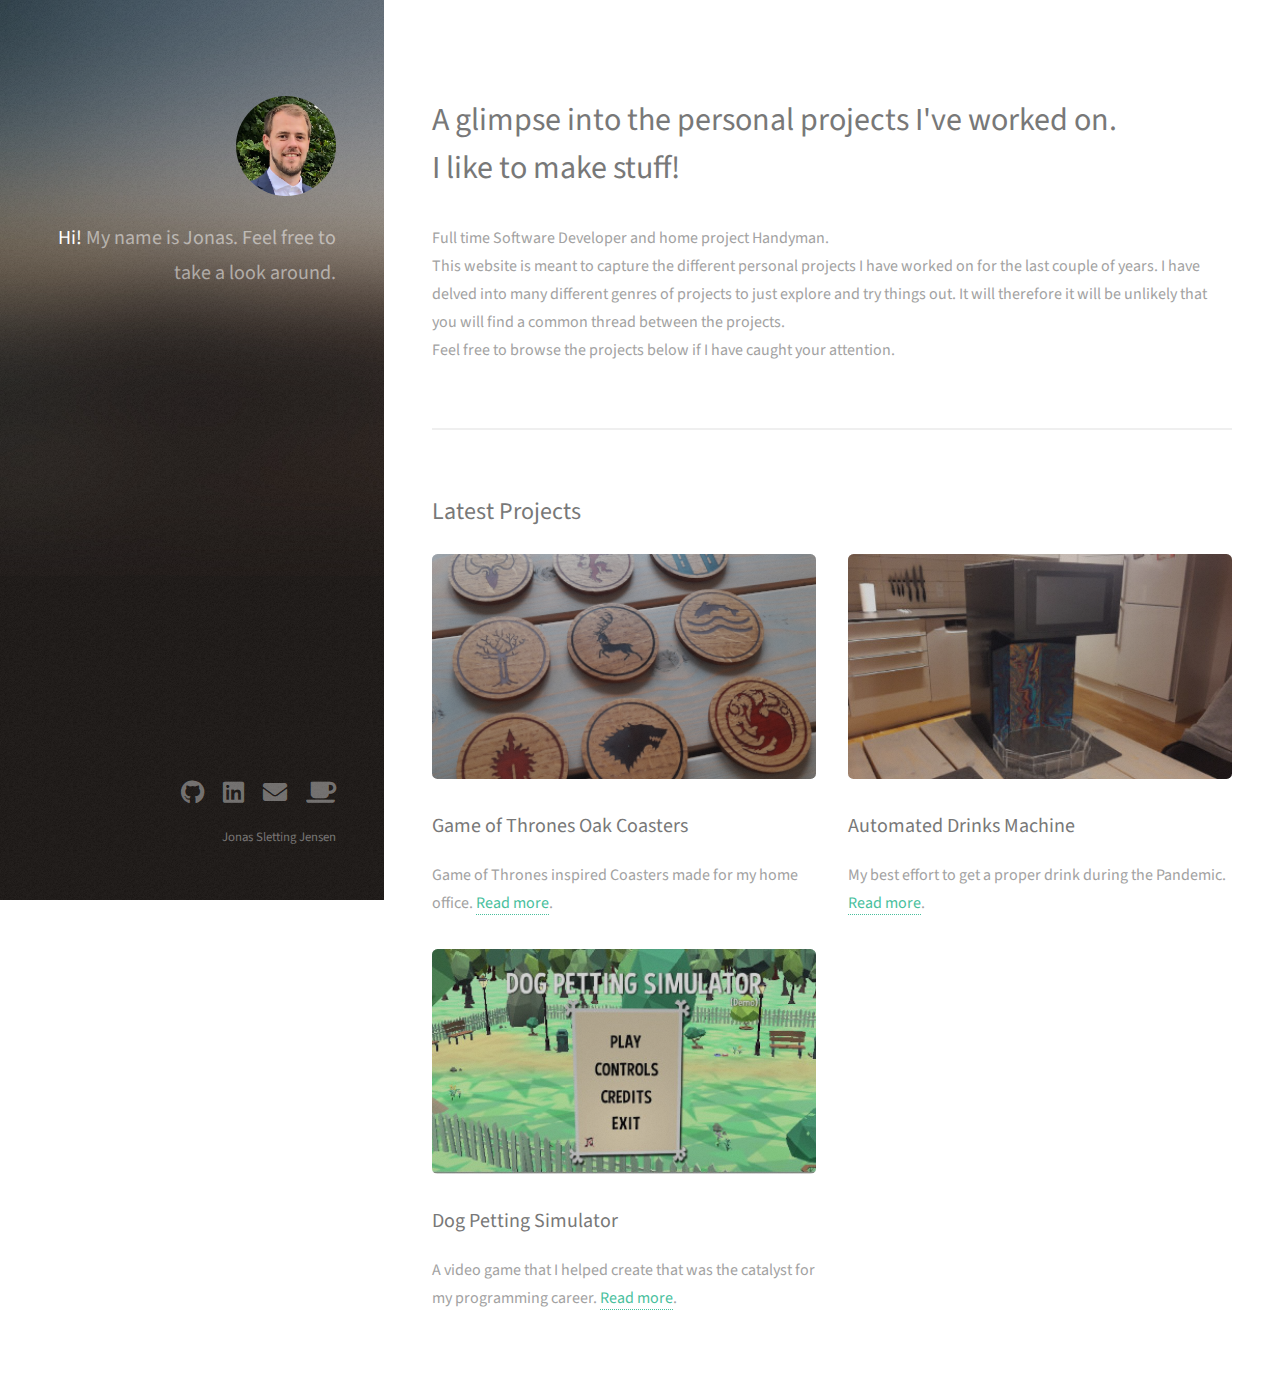
<file: index.html>
<!DOCTYPE html>
<html>
  <head>
    <title></title>
    <meta charset="utf-8" />
    <meta
      name="viewport"
      content="width=device-width, initial-scale=1, user-scalable=no"
    />
    <link rel="stylesheet" href="assets/css/main.css" />
  </head>
  <body class="is-preload">
    <!-- Header -->
    <header id="header">
      <div class="inner">
        <a href="#" class="image avatar"
          ><img src="images/avatar.jpg" alt=""
        /></a>
        <h1>
          <strong>Hi!</strong> My name is Jonas.<br />
          Feel free to take a look around.
        </h1>
      </div>
    </header>

    <!-- Main -->
    <div id="main">
      <!-- One -->
      <section id="one">
        <header class="major">
          <h2>
            A glimpse into the personal projects I've worked on.<br />
            I like to make stuff!
          </h2>
        </header>
        <p>
          Full time Software Developer and home project Handyman. <br />
          This website is meant to capture the different personal projects I
          have worked on for the last couple of years. I have delved into many
          different genres of projects to just explore and try things out. It
          will therefore it will be unlikely that you will find a common thread
          between the projects. <br />
          Feel free to browse the projects below if I have caught your
          attention.
        </p>
        <!-- <ul class="actions">
          <li><a href="#" class="button">Learn More</a></li>
        </ul> -->
      </section>

      <!-- Two -->
      <section id="two">
        <h2>Latest Projects</h2>
        <div class="row">
          <article class="col-6 col-12-xsmall">
            <a
              href="articles/got-oak-coasters.html"
              class="image fit thumb navthumb"
              ><img src="images/thumbs/oak_coasters_thumb.png" alt=""
            /></a>
            <h3>Game of Thrones Oak Coasters</h3>
            <p>
              Game of Thrones inspired Coasters made for my home office.
              <a href="articles/got-oak-coasters.html">Read more</a>.
            </p>
          </article>
          <article class="col-6 col-12-xsmall">
            <a
              href="articles/drinks-machine.html"
              class="image fit thumb navthumb"
              ><img src="images/thumbs/drinks-machine.jpg" alt=""
            /></a>
            <h3>Automated Drinks Machine</h3>
            <p>
              My best effort to get a proper drink during the Pandemic.
              <a href="articles/drinks-machine.html">Read more</a>.
            </p>
          </article>
          <article class="col-6 col-12-xsmall">
            <a
              href="articles/dog-petting-simulator.html"
              class="image fit thumb navthumb"
              ><img src="images/thumbs/dps.jpg" alt=""
            /></a>
            <h3>Dog Petting Simulator</h3>
            <p>
              A video game that I helped create that was the catalyst for my
              programming career.
              <a href="articles/dog-petting-simulator.html">Read more</a>.
            </p>
          </article>

          <!-- <article class="col-6 col-12-xsmall work-item">
            <a href="images/fulls/03.jpg" class="image fit thumb"
              ><img src="images/thumbs/03.jpg" alt=""
            /></a>
            <h3>Tortor metus commodo</h3>
            <p>Lorem ipsum dolor sit amet nisl sed nullam feugiat.</p>
          </article>
          <article class="col-6 col-12-xsmall work-item">
            <a href="images/fulls/04.jpg" class="image fit thumb"
              ><img src="images/thumbs/04.jpg" alt=""
            /></a>
            <h3>Quam neque phasellus</h3>
            <p>Lorem ipsum dolor sit amet nisl sed nullam feugiat.</p>
          </article>
          <article class="col-6 col-12-xsmall work-item">
            <a href="images/fulls/05.jpg" class="image fit thumb"
              ><img src="images/thumbs/05.jpg" alt=""
            /></a>
            <h3>Nunc enim commodo aliquet</h3>
            <p>Lorem ipsum dolor sit amet nisl sed nullam feugiat.</p>
          </article>
          <article class="col-6 col-12-xsmall work-item">
            <a href="images/fulls/06.jpg" class="image fit thumb"
              ><img src="images/thumbs/06.jpg" alt=""
            /></a>
            <h3>Risus ornare lacinia</h3>
            <p>Lorem ipsum dolor sit amet nisl sed nullam feugiat.</p>
          </article> -->
        </div>
        <!-- <ul class="actions">
          <li><a href="#" class="button">Full Portfolio</a></li>
        </ul> -->
      </section>

      <!-- Three -->
      <!-- <section id="three">
        <h2>Get In Touch</h2>
        <div class="row">
          <div class="col-8 col-12-small">
            <form method="post" action="#">
              <div class="row gtr-uniform gtr-50">
                <div class="col-6 col-12-xsmall">
                  <input type="text" name="name" id="name" placeholder="Name" />
                </div>
                <div class="col-6 col-12-xsmall">
                  <input
                    type="email"
                    name="email"
                    id="email"
                    placeholder="Email"
                  />
                </div>
                <div class="col-12">
                  <textarea
                    name="message"
                    id="message"
                    placeholder="Message"
                    rows="4"
                  ></textarea>
                </div>
              </div>
            </form>
            <ul class="actions">
              <li><input type="submit" value="Send Message" /></li>
            </ul>
          </div>
        </div>
      </section> -->
    </div>

    <!-- Footer -->
    <footer id="footer">
      <div class="inner">
        <ul class="icons">
          <li>
            <a href="https://github.com/Sletting" class="icon brands fa-github"
              ><span class="label">Github</span></a
            >
          </li>
          <li>
            <a
              href="https://www.linkedin.com/in/jonas-sletting-jensen/"
              class="icon brands fa-linkedin"
              ><span class="label">Linkedin</span></a
            >
          </li>
          <li>
            <a
              href="mailto:jonas-sletting-jensen@hotmail.com"
              class="icon solid fa-envelope"
              ><span class="label">Email</span></a
            >
          </li>
          <li>
            <a
              href="https://www.buymeacoffee.com/sletting"
              class="icon solid fa-coffee"
              ><span class="label">Buy me a Coffee</span></a
            >
          </li>
        </ul>
        <ul class="copyright">
          <li>Jonas Sletting Jensen</li>
        </ul>
      </div>
    </footer>

    <!-- Scripts -->
    <script src="assets/js/jquery.min.js"></script>
    <script src="assets/js/jquery.poptrox.min.js"></script>
    <script src="assets/js/browser.min.js"></script>
    <script src="assets/js/breakpoints.min.js"></script>
    <script src="assets/js/util.js"></script>
    <script src="assets/js/main.js"></script>
  </body>
</html>
</file>
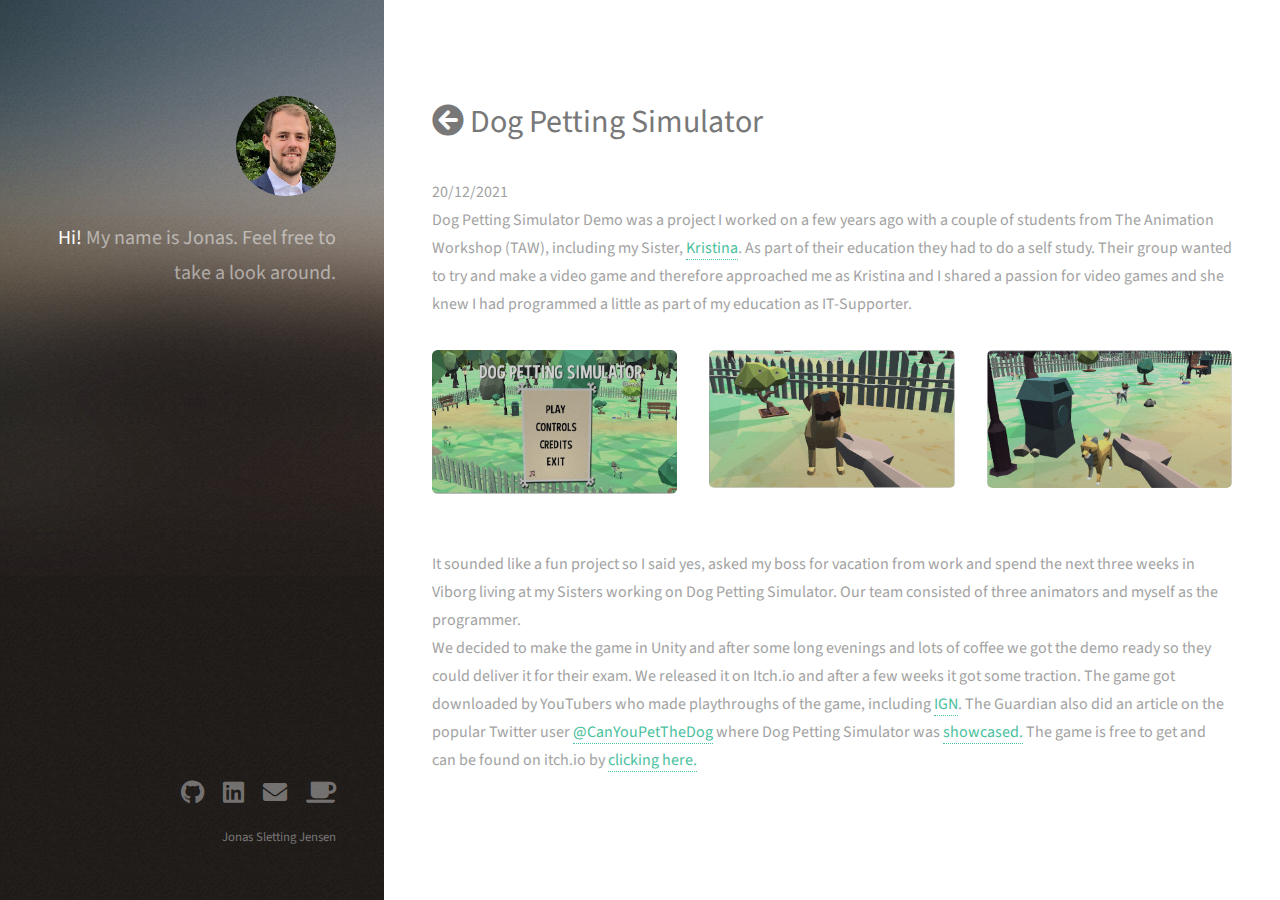
<file: articles/dog-petting-simulator.html>
<!DOCTYPE html>
<html>
  <head>
    <title></title>
    <meta charset="utf-8" />
    <meta
      name="viewport"
      content="width=device-width, initial-scale=1, user-scalable=no"
    />
    <link rel="stylesheet" href="../assets/css/main.css" />
  </head>
  <body class="is-preload">
    <!-- Header -->
    <header id="header">
      <div class="inner">
        <a href="#" class="image avatar"
          ><img src="../images/avatar.jpg" alt=""
        /></a>
        <h1>
          <strong>Hi!</strong> My name is Jonas.<br />
          Feel free to take a look around.
        </h1>
      </div>
    </header>

    <!-- Main -->
    <div id="main">
      <!-- One -->
      <section id="two">
        <header class="major">
          <h2>
            <a href="../index.html" class="icon solid fa-arrow-circle-left"></a>
            Dog Petting Simulator
          </h2>
        </header>
        <p class="date">20/12/2021</p>
        <p>
          Dog Petting Simulator Demo was a project I worked on a few years ago
          with a couple of students from The Animation Workshop (TAW), including
          my Sister,
          <a href="https://www.linkedin.com/in/kristinasletting/">Kristina</a>.
          As part of their education they had to do a self study. Their group
          wanted to try and make a video game and therefore approached me as
          Kristina and I shared a passion for video games and she knew I had
          programmed a little as part of my education as IT-Supporter.
        </p>

        <div class="row">
          <article class="col-4 col-12-xsmall work-item">
            <a href="../images/fulls/dps.jpg" class="image fit thumb"
              ><img src="../images/thumbs/dps.jpg" alt=""
            /></a>
            <h3 style="display: none">The Main Menu</h3>
          </article>
          <article class="col-4 col-12-xsmall work-item">
            <a href="../images/fulls/ben.jpg" class="image fit thumb"
              ><img src="../images/thumbs/ben.jpg" alt="test"
            /></a>
            <h3 style="display: none">Ben</h3>
          </article>
          <article class="col-4 col-12-xsmall work-item">
            <a href="../images/fulls/momoandeddie.jpg" class="image fit thumb"
              ><img src="../images/thumbs/momoandeddie.jpg" alt=""
            /></a>
            <h3 style="display: none">Momo and Eddie</h3>
          </article>
        </div>

        <p>
          It sounded like a fun project so I said yes, asked my boss for
          vacation from work and spend the next three weeks in Viborg living at
          my Sisters working on Dog Petting Simulator. Our team consisted of
          three animators and myself as the programmer. <br />
          We decided to make the game in Unity and after some long evenings and
          lots of coffee we got the demo ready so they could deliver it for
          their exam. We released it on Itch.io and after a few weeks it got
          some traction. The game got downloaded by YouTubers who made
          playthroughs of the game, including
          <a href="https://www.youtube.com/watch?v=giK9M1R_MbY">IGN</a>. The
          Guardian also did an article on the popular Twitter user
          <a href="https://twitter.com/CanYouPetTheDog">@CanYouPetTheDog</a>
          where Dog Petting Simulator was
          <a
            href="https://www.theguardian.com/games/2019/jul/03/can-you-pet-the-dog-the-purity-of-petting-pixelated-puppies"
            >showcased.</a
          >
          The game is free to get and can be found on itch.io by
          <a href="https://studiocacti.itch.io/dog-petting-simulator-demo"
            >clicking here.</a
          >
        </p>
      </section>
    </div>

    <!-- Footer -->
    <footer id="footer">
      <div class="inner">
        <ul class="icons">
          <li>
            <a href="https://github.com/Sletting" class="icon brands fa-github"
              ><span class="label">Github</span></a
            >
          </li>
          <li>
            <a
              href="https://www.linkedin.com/in/jonas-sletting-jensen/"
              class="icon brands fa-linkedin"
              ><span class="label">Linkedin</span></a
            >
          </li>
          <li>
            <a
              href="mailto:jonas-sletting-jensen@hotmail.com"
              class="icon solid fa-envelope"
              ><span class="label">Email</span></a
            >
          </li>
          <li>
            <a
              href="https://www.buymeacoffee.com/sletting"
              class="icon solid fa-coffee"
              ><span class="label">Buy me a Coffee</span></a
            >
          </li>
        </ul>
        <ul class="copyright">
          <li>Jonas Sletting Jensen</li>
        </ul>
      </div>
    </footer>

    <!-- Scripts -->
    <script src="../assets/js/jquery.min.js"></script>
    <script src="../assets/js/jquery.poptrox.min.js"></script>
    <script src="../assets/js/browser.min.js"></script>
    <script src="../assets/js/breakpoints.min.js"></script>
    <script src="../assets/js/util.js"></script>
    <script src="../assets/js/main.js"></script>
  </body>
</html>
</file>
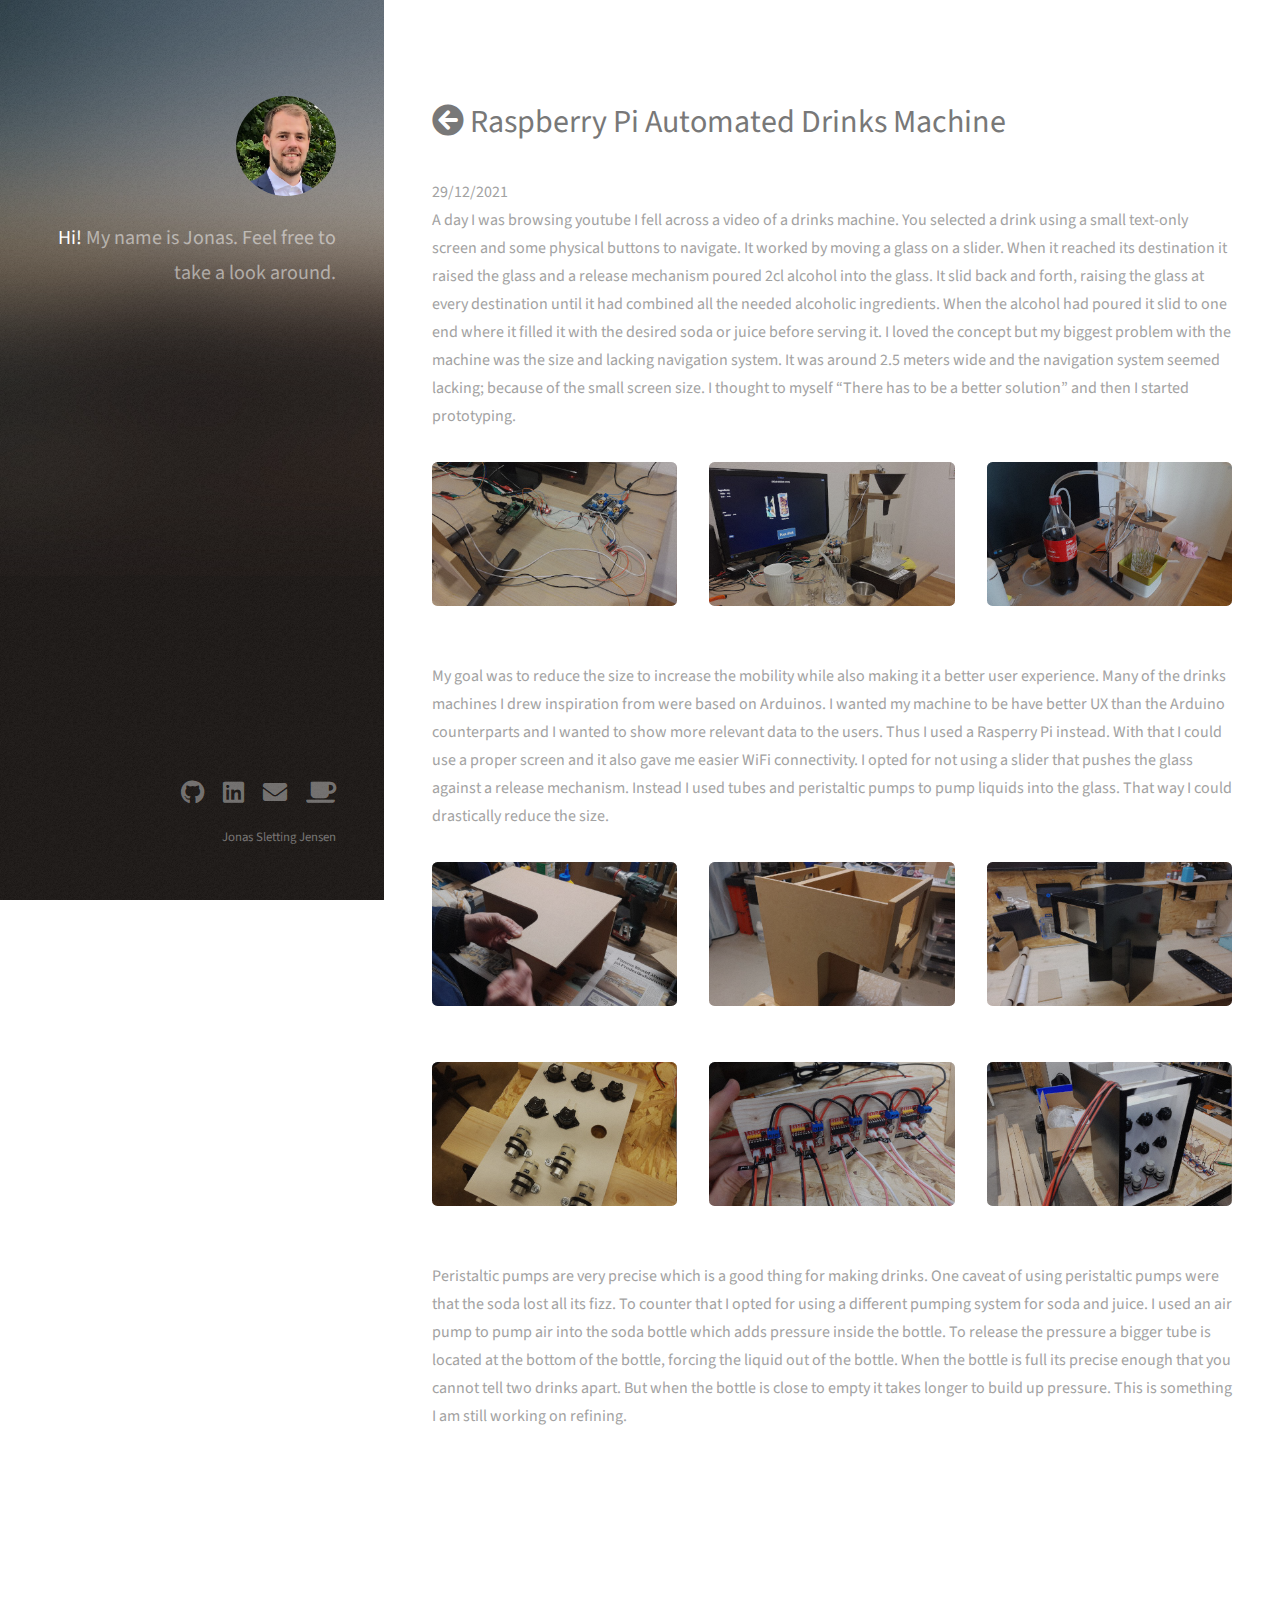
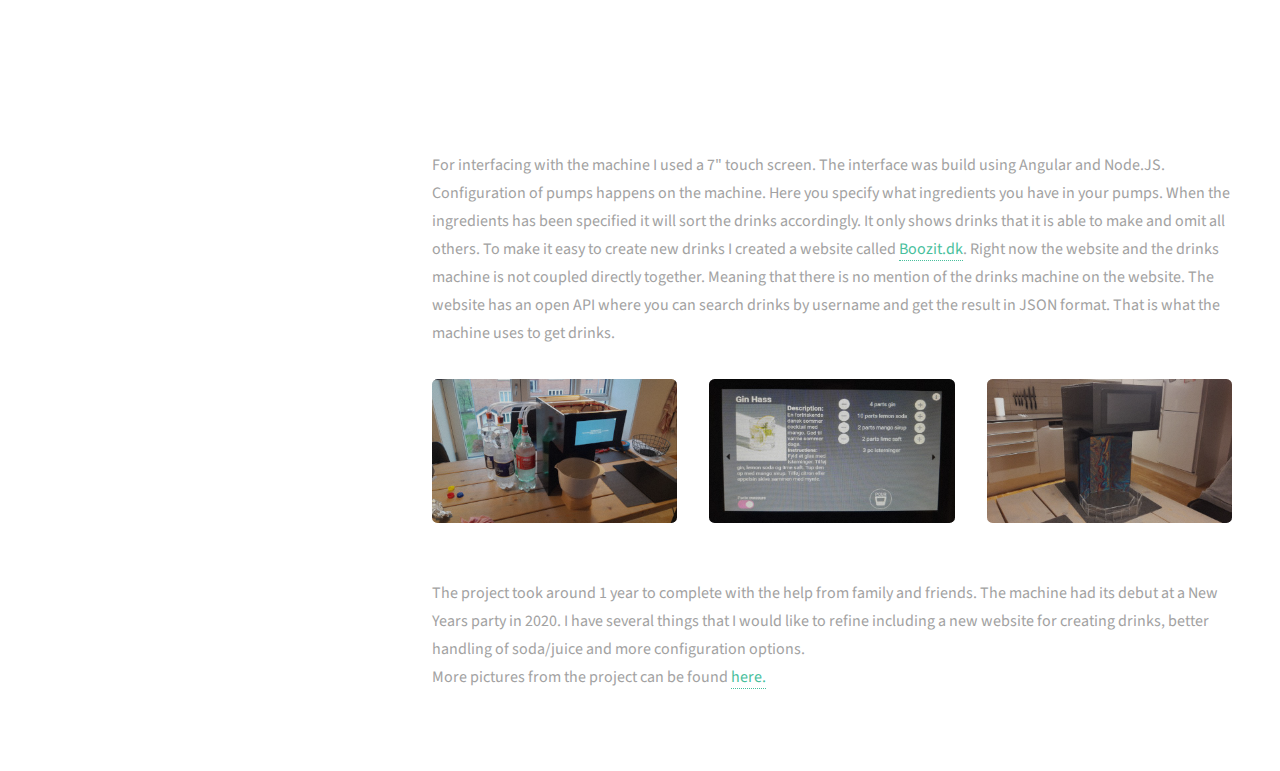
<file: articles/drinks-machine.html>
<!DOCTYPE html>
<html>
  <head>
    <title></title>
    <meta charset="utf-8" />
    <meta
      name="viewport"
      content="width=device-width, initial-scale=1, user-scalable=no"
    />
    <link rel="stylesheet" href="../assets/css/main.css" />
  </head>
  <body class="is-preload">
    <!-- Header -->
    <header id="header">
      <div class="inner">
        <a href="#" class="image avatar"
          ><img src="../images/avatar.jpg" alt=""
        /></a>
        <h1>
          <strong>Hi!</strong> My name is Jonas.<br />
          Feel free to take a look around.
        </h1>
      </div>
    </header>

    <!-- Main -->
    <div id="main">
      <!-- One -->
      <section id="two">
        <header class="major">
          <h2>
            <a href="../index.html" class="icon solid fa-arrow-circle-left"></a>
            Raspberry Pi Automated Drinks Machine
          </h2>
        </header>
        <p class="date">29/12/2021</p>
        <p>
          A day I was browsing youtube I fell across a video of a drinks
          machine. You selected a drink using a small text-only screen and some
          physical buttons to navigate. It worked by moving a glass on a slider.
          When it reached its destination it raised the glass and a release
          mechanism poured 2cl alcohol into the glass. It slid back and forth,
          raising the glass at every destination until it had combined all the
          needed alcoholic ingredients. When the alcohol had poured it slid to
          one end where it filled it with the desired soda or juice before
          serving it. I loved the concept but my biggest problem with the
          machine was the size and lacking navigation system. It was around 2.5
          meters wide and the navigation system seemed lacking; because of the
          small screen size. I thought to myself “There has to be a better
          solution” and then I started prototyping.
        </p>
        <div class="row">
          <article class="col-4 col-12-xsmall work-item">
            <a href="../images/fulls/prototyping_03.jpg" class="image fit thumb"
              ><img src="../images/thumbs/prototyping_03.jpg" alt=""
            /></a>
            <h3 style="display: none">Prototyping</h3>
          </article>
          <article class="col-4 col-12-xsmall work-item">
            <a href="../images/fulls/prototyping_02.jpg" class="image fit thumb"
              ><img src="../images/thumbs/prototyping_02.jpg" alt=""
            /></a>
            <h3 style="display: none">Prototyping</h3>
          </article>
          <article class="col-4 col-12-xsmall work-item">
            <a href="../images/fulls/prototyping_01.jpg" class="image fit thumb"
              ><img src="../images/thumbs/prototyping_01.jpg" alt=""
            /></a>
            <h3 style="display: none">Prototyping</h3>
          </article>
        </div>
        <p>
          My goal was to reduce the size to increase the mobility while also
          making it a better user experience. Many of the drinks machines I drew
          inspiration from were based on Arduinos. I wanted my machine to be
          have better UX than the Arduino counterparts and I wanted to show more
          relevant data to the users. Thus I used a Rasperry Pi instead. With
          that I could use a proper screen and it also gave me easier WiFi
          connectivity. I opted for not using a slider that pushes the glass
          against a release mechanism. Instead I used tubes and peristaltic
          pumps to pump liquids into the glass. That way I could drastically
          reduce the size. 
          <div class="row">
            <article class="col-4 col-12-xsmall work-item">
              <a href="../images/fulls/chassis_building_01.jpg" class="image fit thumb"
                ><img src="../images/thumbs/chassis_building_01.jpg" alt=""
              /></a>
              <h3 style="display: none">Chassis building process</h3>
            </article>
            <article class="col-4 col-12-xsmall work-item">
              <a href="../images/fulls/chassis_building_02.jpg" class="image fit thumb"
                ><img src="../images/thumbs/chassis_building_02.jpg" alt=""
              /></a>
              <h3 style="display: none">Chassis building process</h3>
            </article>
            <article class="col-4 col-12-xsmall work-item">
              <a href="../images/fulls/chassis_building_03.jpg" class="image fit thumb"
                ><img src="../images/thumbs/chassis_building_03.jpg" alt=""
              /></a>
              <h3 style="display: none">Chassis building process</h3>
            </article>
            <article class="col-4 col-12-xsmall work-item">
              <a href="../images/fulls/pumps.jpg" class="image fit thumb"
                ><img src="../images/thumbs/pumps.jpg" alt=""
              /></a>
              <h3 style="display: none">Fitting pumps</h3>
            </article>
            <article class="col-4 col-12-xsmall work-item">
              <a href="../images/fulls/pump_controllers.jpg" class="image fit thumb"
                ><img src="../images/thumbs/pump_controllers.jpg" alt=""
              /></a>
              <h3 style="display: none">Adding pump controllers</h3>
            </article>
            <article class="col-4 col-12-xsmall work-item">
              <a href="../images/fulls/pumps_installed.jpg" class="image fit thumb"
                ><img src="../images/thumbs/pumps_installed.jpg" alt=""
              /></a>
              <h3 style="display: none">Installing pumps</h3>
            </article>
          </div>
          Peristaltic pumps are very precise which is a good
          thing for making drinks. One caveat of using peristaltic pumps were
          that the soda lost all its fizz. To counter that I opted for using a
          different pumping system for soda and juice. I used an air pump to
          pump air into the soda bottle which adds pressure inside the bottle.
          To release the pressure a bigger tube is located at the bottom of the
          bottle, forcing the liquid out of the bottle. When the bottle is full
          its precise enough that you cannot tell two drinks apart. But when the
          bottle is close to empty it takes longer to build up pressure. This is
          something I am still working on refining. 
        </p>
        <div class="frameholder">
        <iframe class="iframe"
        src="https://www.youtube.com/embed/8duF8BaBsbk">
        </iframe>
        </div>            
        <p>
          For interfacing with the
          machine I used a 7" touch screen. The interface was build using
          Angular and Node.JS. Configuration of pumps happens on the machine.
          Here you specify what ingredients you have in your pumps. When the
          ingredients has been specified it will sort the drinks accordingly. It
          only shows drinks that it is able to make and omit all others. To make
          it easy to create new drinks I created a website called
          <a href="https://boozit.dk/">Boozit.dk</a>. Right now the website and
          the drinks machine is not coupled directly together. Meaning that
          there is no mention of the drinks machine on the website. The website
          has an open API where you can search drinks by username and get the
          result in JSON format. That is what the machine uses to get drinks.
        </p>
        <div class="row">
          <article class="col-4 col-12-xsmall work-item">
            <a href="../images/fulls/final_testing.jpg" class="image fit thumb"
              ><img src="../images/thumbs/final_testing.jpg" alt=""
            /></a>
            <h3 style="display: none">Final testing</h3>
          </article>
          <article class="col-4 col-12-xsmall work-item">
            <a href="../images/fulls/ui_closeup.jpg" class="image fit thumb"
              ><img src="../images/thumbs/ui_closeup.jpg" alt=""
            /></a>
            <h3 style="display: none">UI Closeup</h3>
          </article>
          <article class="col-4 col-12-xsmall work-item">
            <a href="../images/fulls/drinks-machine.jpg" class="image fit thumb"
              ><img src="../images/thumbs/drinks-machine.jpg" alt=""
            /></a>
            <h3 style="display: none">Finished machine</h3>
          </article>          
        </div>
        <p>
          The project took around 1 year to complete with the help from family
          and friends. The machine had its debut at a New Years party in 2020. I
          have several things that I would like to refine including a new
          website for creating drinks, better handling of soda/juice and more
          configuration options. <br>
          More pictures from the project can be found <a href="https://drive.google.com/drive/u/0/folders/1MFWhJvOUvIm2mdRk0p76LK1tEX-APvS7">here.</a>
        </p>
      </section>
    </div>

    <!-- Footer -->
    <footer id="footer">
      <div class="inner">
        <ul class="icons">
          <li>
            <a href="https://github.com/Sletting" class="icon brands fa-github"
              ><span class="label">Github</span></a
            >
          </li>
          <li>
            <a
              href="https://www.linkedin.com/in/jonas-sletting-jensen/"
              class="icon brands fa-linkedin"
              ><span class="label">Linkedin</span></a
            >
          </li>
          <li>
            <a
              href="mailto:jonas-sletting-jensen@hotmail.com"
              class="icon solid fa-envelope"
              ><span class="label">Email</span></a
            >
          </li>
          <li>
            <a
              href="https://www.buymeacoffee.com/sletting"
              class="icon solid fa-coffee"
              ><span class="label">Buy me a Coffee</span></a
            >
          </li>
        </ul>
        <ul class="copyright">
          <li>Jonas Sletting Jensen</li>
        </ul>
      </div>
    </footer>

    <!-- Scripts -->
    <script src="../assets/js/jquery.min.js"></script>
    <script src="../assets/js/jquery.poptrox.min.js"></script>
    <script src="../assets/js/browser.min.js"></script>
    <script src="../assets/js/breakpoints.min.js"></script>
    <script src="../assets/js/util.js"></script>
    <script src="../assets/js/main.js"></script>
  </body>
</html>
</file>
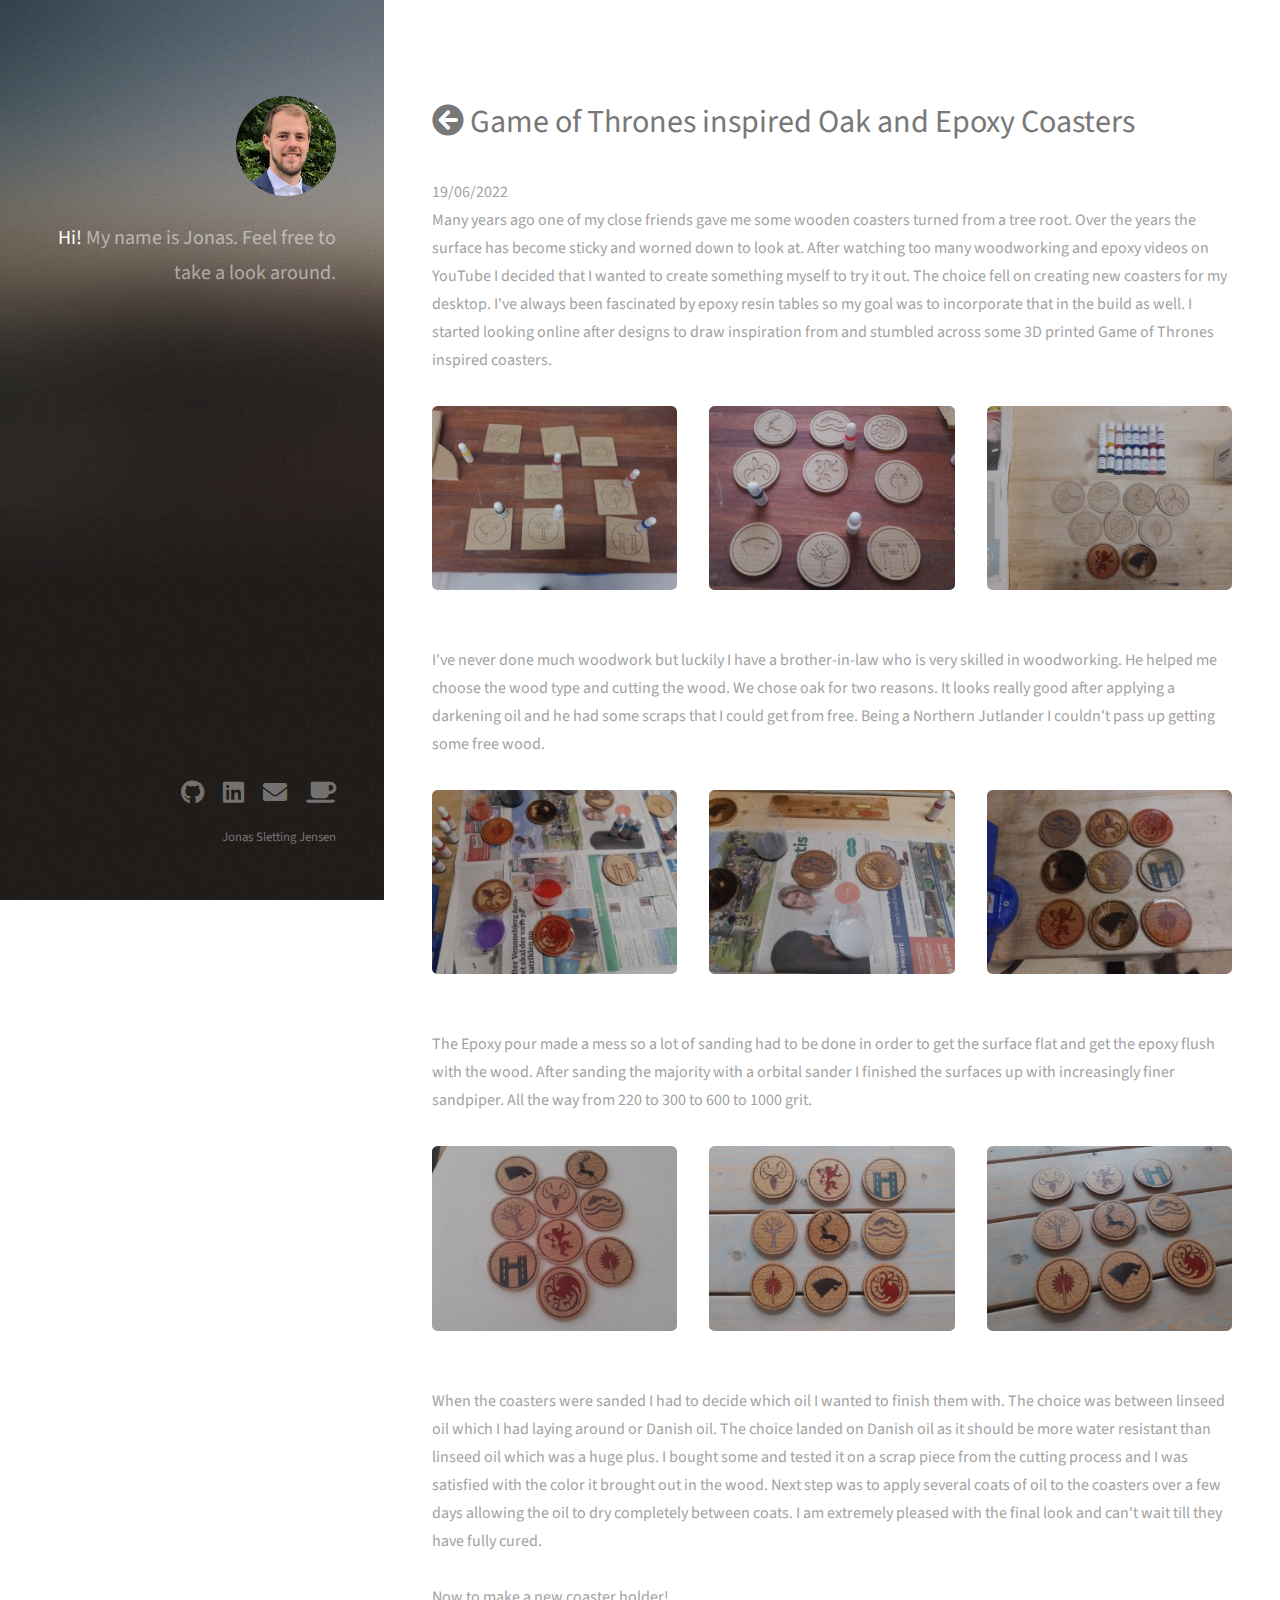
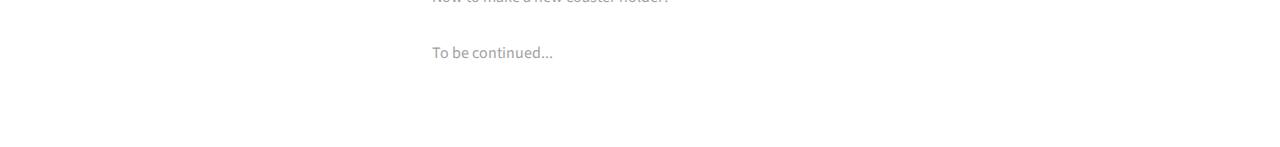
<file: articles/got-oak-coasters.html>
<!DOCTYPE html>
<html>
  <head>
    <title></title>
    <meta charset="utf-8" />
    <meta
      name="viewport"
      content="width=device-width, initial-scale=1, user-scalable=no"
    />
    <link rel="stylesheet" href="../assets/css/main.css" />
  </head>
  <body class="is-preload">
    <!-- Header -->
    <header id="header">
      <div class="inner">
        <a href="#" class="image avatar"
          ><img src="../images/avatar.jpg" alt=""
        /></a>
        <h1>
          <strong>Hi!</strong> My name is Jonas.<br />
          Feel free to take a look around.
        </h1>
      </div>
    </header>

    <!-- Main -->
    <div id="main">
      <!-- One -->
      <section id="two">
        <header class="major">
          <h2>
            <a href="../index.html" class="icon solid fa-arrow-circle-left"></a>
            Game of Thrones inspired Oak and Epoxy Coasters
          </h2>
        </header>
        <p class="date">19/06/2022</p>
        <p>
          Many years ago one of my close friends gave me some wooden coasters
          turned from a tree root. Over the years the surface has become sticky
          and worned down to look at. After watching too many woodworking and
          epoxy videos on YouTube I decided that I wanted to create something
          myself to try it out. The choice fell on creating new coasters for my
          desktop. I've always been fascinated by epoxy resin tables so my goal
          was to incorporate that in the build as well. I started looking online
          after designs to draw inspiration from and stumbled across some 3D
          printed Game of Thrones inspired coasters.
        </p>
        <div class="row">
          <article class="col-4 col-12-xsmall work-item">
            <a
              href="../images/fulls/oak-coasters/01square (fullsize).jpg"
              class="image fit thumb"
              ><img
                src="../images/thumbs/oak-coasters/01square (thumb).jpg"
                alt=""
            /></a>
            <h3 style="display: none">First cut on CNC</h3>
          </article>
          <article class="col-4 col-12-xsmall work-item">
            <a
              href="../images/fulls/oak-coasters/02rounded (fullsize).jpg"
              class="image fit thumb"
              ><img
                src="../images/thumbs/oak-coasters/02rounded(thumb).png"
                alt=""
            /></a>
            <h3 style="display: none">After Second Cut on CNC</h3>
          </article>
          <article class="col-4 col-12-xsmall work-item">
            <a
              href="../images/fulls/oak-coasters/03first_epoxy (fullsize).jpg"
              class="image fit thumb"
              ><img
                src="../images/thumbs/oak-coasters/03first_epoxy (thumb).jpg"
                alt=""
            /></a>
            <h3 style="display: none">First Epoxy tests</h3>
          </article>
        </div>
        <p>
          I've never done much woodwork but luckily I have a brother-in-law who
          is very skilled in woodworking. He helped me choose the wood type and
          cutting the wood. We chose oak for two reasons. It looks really good
          after applying a darkening oil and he had some scraps that I could get
          from free. Being a Northern Jutlander I couldn't pass up getting some
          free wood.
        </p>
        <div class="row">
          <article class="col-4 col-12-xsmall work-item">
            <a
              href="../images/fulls/oak-coasters/04epoxy_closeup (fullsize).jpg"
              class="image fit thumb"
              ><img
                src="../images/thumbs/oak-coasters/04epoxy_closeup (thumb).jpg"
                alt=""
            /></a>
            <h3 style="display: none">Epoxy Close Up</h3>
          </article>
          <article class="col-4 col-12-xsmall work-item">
            <a
              href="../images/fulls/oak-coasters/06epoxy_closeup (fullsize).jpg"
              class="image fit thumb"
              ><img
                src="../images/thumbs/oak-coasters/06epoxy_closeup (thumb).jpg"
                alt=""
            /></a>
            <h3 style="display: none">Epoxy Close Up</h3>
          </article>
          <article class="col-4 col-12-xsmall work-item">
            <a
              href="../images/fulls/oak-coasters/07epoxy_closeup (fullsize).jpg"
              class="image fit thumb"
              ><img
                src="../images/thumbs/oak-coasters/07epoxy_closeup (thumb).jpg"
                alt=""
            /></a>
            <h3 style="display: none">Epoxy Close Up</h3>
          </article>
        </div>
        <p>
          The Epoxy pour made a mess so a lot of sanding had to be done in order
          to get the surface flat and get the epoxy flush with the wood. After
          sanding the majority with a orbital sander I finished the surfaces up
          with increasingly finer sandpiper. All the way from 220 to 300 to 600
          to 1000 grit.
        </p>
        <div class="row">
          <article class="col-4 col-12-xsmall work-item">
            <a
              href="../images/fulls/oak-coasters/08sanded (fullsize).jpg"
              class="image fit thumb"
              ><img
                src="../images/thumbs/oak-coasters/08sanded (thumb).jpg"
                alt=""
            /></a>
            <h3 style="display: none">Sanded Before Oiling</h3>
          </article>
          <article class="col-4 col-12-xsmall work-item">
            <a
              href="../images/fulls/oak-coasters/09oiled (fullsize).jpg"
              class="image fit thumb"
              ><img
                src="../images/thumbs/oak-coasters/09oiled (thumb).jpg"
                alt=""
            /></a>
            <h3 style="display: none">Finished Coasters</h3>
          </article>
          <article class="col-4 col-12-xsmall work-item">
            <a
              href="../images/fulls/oak-coasters/10olied_perspective (fullsize).jpg"
              class="image fit thumb"
              ><img
                src="../images/thumbs/oak-coasters/10olied_perspective (thumb).jpg"
                alt=""
            /></a>
            <h3 style="display: none">Finished Coasters</h3>
          </article>
        </div>
        <p>
          When the coasters were sanded I had to decide which oil I wanted to
          finish them with. The choice was between linseed oil which I had
          laying around or Danish oil. The choice landed on Danish oil as it
          should be more water resistant than linseed oil which was a huge plus.
          I bought some and tested it on a scrap piece from the cutting process
          and I was satisfied with the color it brought out in the wood. Next
          step was to apply several coats of oil to the coasters over a few days
          allowing the oil to dry completely between coats. I am extremely
          pleased with the final look and can't wait till they have fully cured.
          <br /><br />Now to make a new coaster holder! <br /><br />
          To be continued...
        </p>
      </section>
    </div>

    <!-- Footer -->
    <footer id="footer">
      <div class="inner">
        <ul class="icons">
          <li>
            <a href="https://github.com/Sletting" class="icon brands fa-github"
              ><span class="label">Github</span></a
            >
          </li>
          <li>
            <a
              href="https://www.linkedin.com/in/jonas-sletting-jensen/"
              class="icon brands fa-linkedin"
              ><span class="label">Linkedin</span></a
            >
          </li>
          <li>
            <a
              href="mailto:jonas-sletting-jensen@hotmail.com"
              class="icon solid fa-envelope"
              ><span class="label">Email</span></a
            >
          </li>
          <li>
            <a
              href="https://www.buymeacoffee.com/sletting"
              class="icon solid fa-coffee"
              ><span class="label">Buy me a Coffee</span></a
            >
          </li>
        </ul>
        <ul class="copyright">
          <li>Jonas Sletting Jensen</li>
        </ul>
      </div>
    </footer>

    <!-- Scripts -->
    <script src="../assets/js/jquery.min.js"></script>
    <script src="../assets/js/jquery.poptrox.min.js"></script>
    <script src="../assets/js/browser.min.js"></script>
    <script src="../assets/js/breakpoints.min.js"></script>
    <script src="../assets/js/util.js"></script>
    <script src="../assets/js/main.js"></script>
  </body>
</html>
</file>
<file: assets/css/main.css>
@import url("fontawesome-all.min.css");
@import url("https://fonts.googleapis.com/css?family=Source+Sans+Pro:400,400italic");
html,
body,
div,
span,
applet,
object,
iframe,
h1,
h2,
h3,
h4,
h5,
h6,
p,
blockquote,
pre,
a,
abbr,
acronym,
address,
big,
cite,
code,
del,
dfn,
em,
img,
ins,
kbd,
q,
s,
samp,
small,
strike,
strong,
sub,
sup,
tt,
var,
b,
u,
i,
center,
dl,
dt,
dd,
ol,
ul,
li,
fieldset,
form,
label,
legend,
table,
caption,
tbody,
tfoot,
thead,
tr,
th,
td,
article,
aside,
canvas,
details,
embed,
figure,
figcaption,
footer,
header,
hgroup,
menu,
nav,
output,
ruby,
section,
summary,
time,
mark,
audio,
video {
  margin: 0;
  padding: 0;
  border: 0;
  font-size: 100%;
  font: inherit;
  vertical-align: baseline;
}

article,
aside,
details,
figcaption,
figure,
footer,
header,
hgroup,
menu,
nav,
section {
  display: block;
}

body {
  line-height: 1;
}

ol,
ul {
  list-style: none;
}

blockquote,
q {
  quotes: none;
}

blockquote:before, blockquote:after,
q:before,
q:after {
  content: "";
  content: none;
}

table {
  border-collapse: collapse;
  border-spacing: 0;
}

body {
  -webkit-text-size-adjust: none;
}

mark {
  background-color: transparent;
  color: inherit;
}

input::-moz-focus-inner {
  border: 0;
  padding: 0;
}

input,
select,
textarea {
  -moz-appearance: none;
  -webkit-appearance: none;
  -ms-appearance: none;
  appearance: none;
}

/* Basic */
html {
  -webkit-box-sizing: border-box;
          box-sizing: border-box;
}

*,
*:before,
*:after {
  -webkit-box-sizing: inherit;
          box-sizing: inherit;
}

body {
  background: #fff;
}

body.is-preload *,
body.is-preload *:before,
body.is-preload *:after {
  -webkit-animation: none !important;
  animation: none !important;
  -webkit-transition: none !important;
  transition: none !important;
}

body,
input,
select,
textarea {
  color: #a2a2a2;
  font-family: "Source Sans Pro", Helvetica, sans-serif;
  font-size: 16pt;
  font-weight: 400;
  line-height: 1.75em;
}

a {
  -webkit-transition: color 0.2s ease-in-out, border-color 0.2s ease-in-out;
  transition: color 0.2s ease-in-out, border-color 0.2s ease-in-out;
  border-bottom: dotted 1px;
  color: #49bf9d;
  text-decoration: none;
}

a:hover {
  border-bottom-color: transparent;
  color: #49bf9d !important;
  text-decoration: none;
}

strong,
b {
  color: #787878;
  font-weight: 400;
}

em,
i {
  font-style: italic;
}

p {
  margin: 0 0 2em 0;
}

p.date {
  margin: 0;
}

h1,
h2,
h3,
h4,
h5,
h6 {
  color: #787878;
  font-weight: 400;
  line-height: 1em;
  margin: 0 0 1em 0;
}

h1 a,
h2 a,
h3 a,
h4 a,
h5 a,
h6 a {
  color: inherit;
  text-decoration: none;
}

h1 {
  font-size: 2em;
  line-height: 1.5em;
}

h2 {
  font-size: 1.5em;
  line-height: 1.5em;
}

h3 {
  font-size: 1.25em;
  line-height: 1.5em;
}

h4 {
  font-size: 1.1em;
  line-height: 1.5em;
}

h5 {
  font-size: 0.9em;
  line-height: 1.5em;
}

h6 {
  font-size: 0.7em;
  line-height: 1.5em;
}

sub {
  font-size: 0.8em;
  position: relative;
  top: 0.5em;
}

sup {
  font-size: 0.8em;
  position: relative;
  top: -0.5em;
}

hr {
  border: 0;
  border-bottom: solid 2px #efefef;
  margin: 2em 0;
}

hr.major {
  margin: 3em 0;
}

blockquote {
  border-left: solid 6px #efefef;
  font-style: italic;
  margin: 0 0 2em 0;
  padding: 0.5em 0 0.5em 1.5em;
}

code {
  background: #f7f7f7;
  border-radius: 0.35em;
  border: solid 2px #efefef;
  font-family: "Courier New", monospace;
  font-size: 0.9em;
  margin: 0 0.25em;
  padding: 0.25em 0.65em;
}

pre {
  -webkit-overflow-scrolling: touch;
  font-family: "Courier New", monospace;
  font-size: 0.9em;
  margin: 0 0 2em 0;
}

pre code {
  display: block;
  line-height: 1.75em;
  padding: 1em 1.5em;
  overflow-x: auto;
}

.align-left {
  text-align: left;
}

.align-center {
  text-align: center;
}

.align-right {
  text-align: right;
}

/* Container */
.container {
  margin: 0 auto;
  max-width: calc(100% - 4em);
  width: 100%;
}

.container.xsmall {
  width: 25%;
}

.container.small {
  width: 50%;
}

.container.medium {
  width: 75%;
}

.container.large {
  width: 125%;
}

.container.xlarge {
  width: 150%;
}

.container.max {
  width: 100%;
}

@media screen and (max-width: 980px) {
  .container {
    width: 100% !important;
    max-width: 100% !important;
  }
}

@media screen and (max-width: 480px) {
  .container {
    max-width: calc(100% - 3em);
  }
}

/* Row */
.row {
  display: -webkit-box;
  display: -ms-flexbox;
  display: flex;
  -ms-flex-wrap: wrap;
      flex-wrap: wrap;
  -webkit-box-sizing: border-box;
          box-sizing: border-box;
  -webkit-box-align: stretch;
      -ms-flex-align: stretch;
          align-items: stretch;
}

.row > * {
  -webkit-box-sizing: border-box;
          box-sizing: border-box;
}

.row.gtr-uniform > * > :last-child {
  margin-bottom: 0;
}

.row.aln-left {
  -webkit-box-pack: start;
      -ms-flex-pack: start;
          justify-content: flex-start;
}

.row.aln-center {
  -webkit-box-pack: center;
      -ms-flex-pack: center;
          justify-content: center;
}

.row.aln-right {
  -webkit-box-pack: end;
      -ms-flex-pack: end;
          justify-content: flex-end;
}

.row.aln-top {
  -webkit-box-align: start;
      -ms-flex-align: start;
          align-items: flex-start;
}

.row.aln-middle {
  -webkit-box-align: center;
      -ms-flex-align: center;
          align-items: center;
}

.row.aln-bottom {
  -webkit-box-align: end;
      -ms-flex-align: end;
          align-items: flex-end;
}

.row > .imp {
  -webkit-box-ordinal-group: 0;
      -ms-flex-order: -1;
          order: -1;
}

.row > .col-1 {
  width: 8.33333%;
}

.row > .off-1 {
  margin-left: 8.33333%;
}

.row > .col-2 {
  width: 16.66667%;
}

.row > .off-2 {
  margin-left: 16.66667%;
}

.row > .col-3 {
  width: 25%;
}

.row > .off-3 {
  margin-left: 25%;
}

.row > .col-4 {
  width: 33.33333%;
}

.row > .off-4 {
  margin-left: 33.33333%;
}

.row > .col-5 {
  width: 41.66667%;
}

.row > .off-5 {
  margin-left: 41.66667%;
}

.row > .col-6 {
  width: 50%;
}

.row > .off-6 {
  margin-left: 50%;
}

.row > .col-7 {
  width: 58.33333%;
}

.row > .off-7 {
  margin-left: 58.33333%;
}

.row > .col-8 {
  width: 66.66667%;
}

.row > .off-8 {
  margin-left: 66.66667%;
}

.row > .col-9 {
  width: 75%;
}

.row > .off-9 {
  margin-left: 75%;
}

.row > .col-10 {
  width: 83.33333%;
}

.row > .off-10 {
  margin-left: 83.33333%;
}

.row > .col-11 {
  width: 91.66667%;
}

.row > .off-11 {
  margin-left: 91.66667%;
}

.row > .col-12 {
  width: 100%;
}

.row > .off-12 {
  margin-left: 100%;
}

.row.gtr-0 {
  margin-top: 0;
  margin-left: 0em;
}

.row.gtr-0 > * {
  padding: 0 0 0 0em;
}

.row.gtr-0.gtr-uniform {
  margin-top: 0em;
}

.row.gtr-0.gtr-uniform > * {
  padding-top: 0em;
}

.row.gtr-25 {
  margin-top: 0;
  margin-left: -0.625em;
}

.row.gtr-25 > * {
  padding: 0 0 0 0.625em;
}

.row.gtr-25.gtr-uniform {
  margin-top: -0.625em;
}

.row.gtr-25.gtr-uniform > * {
  padding-top: 0.625em;
}

.row.gtr-50 {
  margin-top: 0;
  margin-left: -1.25em;
}

.row.gtr-50 > * {
  padding: 0 0 0 1.25em;
}

.row.gtr-50.gtr-uniform {
  margin-top: -1.25em;
}

.row.gtr-50.gtr-uniform > * {
  padding-top: 1.25em;
}

.row {
  margin-top: 0;
  margin-left: -2.5em;
}

.row > * {
  padding: 0 0 0 2.5em;
}

.row.gtr-uniform {
  margin-top: -2.5em;
}

.row.gtr-uniform > * {
  padding-top: 2.5em;
}

.row.gtr-150 {
  margin-top: 0;
  margin-left: -3.75em;
}

.row.gtr-150 > * {
  padding: 0 0 0 3.75em;
}

.row.gtr-150.gtr-uniform {
  margin-top: -3.75em;
}

.row.gtr-150.gtr-uniform > * {
  padding-top: 3.75em;
}

.row.gtr-200 {
  margin-top: 0;
  margin-left: -5em;
}

.row.gtr-200 > * {
  padding: 0 0 0 5em;
}

.row.gtr-200.gtr-uniform {
  margin-top: -5em;
}

.row.gtr-200.gtr-uniform > * {
  padding-top: 5em;
}

@media screen and (max-width: 1800px) {
  .row {
    display: -webkit-box;
    display: -ms-flexbox;
    display: flex;
    -ms-flex-wrap: wrap;
        flex-wrap: wrap;
    -webkit-box-sizing: border-box;
            box-sizing: border-box;
    -webkit-box-align: stretch;
        -ms-flex-align: stretch;
            align-items: stretch;
  }
  .row > * {
    -webkit-box-sizing: border-box;
            box-sizing: border-box;
  }
  .row.gtr-uniform > * > :last-child {
    margin-bottom: 0;
  }
  .row.aln-left {
    -webkit-box-pack: start;
        -ms-flex-pack: start;
            justify-content: flex-start;
  }
  .row.aln-center {
    -webkit-box-pack: center;
        -ms-flex-pack: center;
            justify-content: center;
  }
  .row.aln-right {
    -webkit-box-pack: end;
        -ms-flex-pack: end;
            justify-content: flex-end;
  }
  .row.aln-top {
    -webkit-box-align: start;
        -ms-flex-align: start;
            align-items: flex-start;
  }
  .row.aln-middle {
    -webkit-box-align: center;
        -ms-flex-align: center;
            align-items: center;
  }
  .row.aln-bottom {
    -webkit-box-align: end;
        -ms-flex-align: end;
            align-items: flex-end;
  }
  .row > .imp-xlarge {
    -webkit-box-ordinal-group: 0;
        -ms-flex-order: -1;
            order: -1;
  }
  .row > .col-1-xlarge {
    width: 8.33333%;
  }
  .row > .off-1-xlarge {
    margin-left: 8.33333%;
  }
  .row > .col-2-xlarge {
    width: 16.66667%;
  }
  .row > .off-2-xlarge {
    margin-left: 16.66667%;
  }
  .row > .col-3-xlarge {
    width: 25%;
  }
  .row > .off-3-xlarge {
    margin-left: 25%;
  }
  .row > .col-4-xlarge {
    width: 33.33333%;
  }
  .row > .off-4-xlarge {
    margin-left: 33.33333%;
  }
  .row > .col-5-xlarge {
    width: 41.66667%;
  }
  .row > .off-5-xlarge {
    margin-left: 41.66667%;
  }
  .row > .col-6-xlarge {
    width: 50%;
  }
  .row > .off-6-xlarge {
    margin-left: 50%;
  }
  .row > .col-7-xlarge {
    width: 58.33333%;
  }
  .row > .off-7-xlarge {
    margin-left: 58.33333%;
  }
  .row > .col-8-xlarge {
    width: 66.66667%;
  }
  .row > .off-8-xlarge {
    margin-left: 66.66667%;
  }
  .row > .col-9-xlarge {
    width: 75%;
  }
  .row > .off-9-xlarge {
    margin-left: 75%;
  }
  .row > .col-10-xlarge {
    width: 83.33333%;
  }
  .row > .off-10-xlarge {
    margin-left: 83.33333%;
  }
  .row > .col-11-xlarge {
    width: 91.66667%;
  }
  .row > .off-11-xlarge {
    margin-left: 91.66667%;
  }
  .row > .col-12-xlarge {
    width: 100%;
  }
  .row > .off-12-xlarge {
    margin-left: 100%;
  }
  .row.gtr-0 {
    margin-top: 0;
    margin-left: 0em;
  }
  .row.gtr-0 > * {
    padding: 0 0 0 0em;
  }
  .row.gtr-0.gtr-uniform {
    margin-top: 0em;
  }
  .row.gtr-0.gtr-uniform > * {
    padding-top: 0em;
  }
  .row.gtr-25 {
    margin-top: 0;
    margin-left: -0.625em;
  }
  .row.gtr-25 > * {
    padding: 0 0 0 0.625em;
  }
  .row.gtr-25.gtr-uniform {
    margin-top: -0.625em;
  }
  .row.gtr-25.gtr-uniform > * {
    padding-top: 0.625em;
  }
  .row.gtr-50 {
    margin-top: 0;
    margin-left: -1.25em;
  }
  .row.gtr-50 > * {
    padding: 0 0 0 1.25em;
  }
  .row.gtr-50.gtr-uniform {
    margin-top: -1.25em;
  }
  .row.gtr-50.gtr-uniform > * {
    padding-top: 1.25em;
  }
  .row {
    margin-top: 0;
    margin-left: -2.5em;
  }
  .row > * {
    padding: 0 0 0 2.5em;
  }
  .row.gtr-uniform {
    margin-top: -2.5em;
  }
  .row.gtr-uniform > * {
    padding-top: 2.5em;
  }
  .row.gtr-150 {
    margin-top: 0;
    margin-left: -3.75em;
  }
  .row.gtr-150 > * {
    padding: 0 0 0 3.75em;
  }
  .row.gtr-150.gtr-uniform {
    margin-top: -3.75em;
  }
  .row.gtr-150.gtr-uniform > * {
    padding-top: 3.75em;
  }
  .row.gtr-200 {
    margin-top: 0;
    margin-left: -5em;
  }
  .row.gtr-200 > * {
    padding: 0 0 0 5em;
  }
  .row.gtr-200.gtr-uniform {
    margin-top: -5em;
  }
  .row.gtr-200.gtr-uniform > * {
    padding-top: 5em;
  }
}

@media screen and (max-width: 1280px) {
  .row {
    display: -webkit-box;
    display: -ms-flexbox;
    display: flex;
    -ms-flex-wrap: wrap;
        flex-wrap: wrap;
    -webkit-box-sizing: border-box;
            box-sizing: border-box;
    -webkit-box-align: stretch;
        -ms-flex-align: stretch;
            align-items: stretch;
  }
  .row > * {
    -webkit-box-sizing: border-box;
            box-sizing: border-box;
  }
  .row.gtr-uniform > * > :last-child {
    margin-bottom: 0;
  }
  .row.aln-left {
    -webkit-box-pack: start;
        -ms-flex-pack: start;
            justify-content: flex-start;
  }
  .row.aln-center {
    -webkit-box-pack: center;
        -ms-flex-pack: center;
            justify-content: center;
  }
  .row.aln-right {
    -webkit-box-pack: end;
        -ms-flex-pack: end;
            justify-content: flex-end;
  }
  .row.aln-top {
    -webkit-box-align: start;
        -ms-flex-align: start;
            align-items: flex-start;
  }
  .row.aln-middle {
    -webkit-box-align: center;
        -ms-flex-align: center;
            align-items: center;
  }
  .row.aln-bottom {
    -webkit-box-align: end;
        -ms-flex-align: end;
            align-items: flex-end;
  }
  .row > .imp-large {
    -webkit-box-ordinal-group: 0;
        -ms-flex-order: -1;
            order: -1;
  }
  .row > .col-1-large {
    width: 8.33333%;
  }
  .row > .off-1-large {
    margin-left: 8.33333%;
  }
  .row > .col-2-large {
    width: 16.66667%;
  }
  .row > .off-2-large {
    margin-left: 16.66667%;
  }
  .row > .col-3-large {
    width: 25%;
  }
  .row > .off-3-large {
    margin-left: 25%;
  }
  .row > .col-4-large {
    width: 33.33333%;
  }
  .row > .off-4-large {
    margin-left: 33.33333%;
  }
  .row > .col-5-large {
    width: 41.66667%;
  }
  .row > .off-5-large {
    margin-left: 41.66667%;
  }
  .row > .col-6-large {
    width: 50%;
  }
  .row > .off-6-large {
    margin-left: 50%;
  }
  .row > .col-7-large {
    width: 58.33333%;
  }
  .row > .off-7-large {
    margin-left: 58.33333%;
  }
  .row > .col-8-large {
    width: 66.66667%;
  }
  .row > .off-8-large {
    margin-left: 66.66667%;
  }
  .row > .col-9-large {
    width: 75%;
  }
  .row > .off-9-large {
    margin-left: 75%;
  }
  .row > .col-10-large {
    width: 83.33333%;
  }
  .row > .off-10-large {
    margin-left: 83.33333%;
  }
  .row > .col-11-large {
    width: 91.66667%;
  }
  .row > .off-11-large {
    margin-left: 91.66667%;
  }
  .row > .col-12-large {
    width: 100%;
  }
  .row > .off-12-large {
    margin-left: 100%;
  }
  .row.gtr-0 {
    margin-top: 0;
    margin-left: 0em;
  }
  .row.gtr-0 > * {
    padding: 0 0 0 0em;
  }
  .row.gtr-0.gtr-uniform {
    margin-top: 0em;
  }
  .row.gtr-0.gtr-uniform > * {
    padding-top: 0em;
  }
  .row.gtr-25 {
    margin-top: 0;
    margin-left: -0.5em;
  }
  .row.gtr-25 > * {
    padding: 0 0 0 0.5em;
  }
  .row.gtr-25.gtr-uniform {
    margin-top: -0.5em;
  }
  .row.gtr-25.gtr-uniform > * {
    padding-top: 0.5em;
  }
  .row.gtr-50 {
    margin-top: 0;
    margin-left: -1em;
  }
  .row.gtr-50 > * {
    padding: 0 0 0 1em;
  }
  .row.gtr-50.gtr-uniform {
    margin-top: -1em;
  }
  .row.gtr-50.gtr-uniform > * {
    padding-top: 1em;
  }
  .row {
    margin-top: 0;
    margin-left: -2em;
  }
  .row > * {
    padding: 0 0 0 2em;
  }
  .row.gtr-uniform {
    margin-top: -2em;
  }
  .row.gtr-uniform > * {
    padding-top: 2em;
  }
  .row.gtr-150 {
    margin-top: 0;
    margin-left: -3em;
  }
  .row.gtr-150 > * {
    padding: 0 0 0 3em;
  }
  .row.gtr-150.gtr-uniform {
    margin-top: -3em;
  }
  .row.gtr-150.gtr-uniform > * {
    padding-top: 3em;
  }
  .row.gtr-200 {
    margin-top: 0;
    margin-left: -4em;
  }
  .row.gtr-200 > * {
    padding: 0 0 0 4em;
  }
  .row.gtr-200.gtr-uniform {
    margin-top: -4em;
  }
  .row.gtr-200.gtr-uniform > * {
    padding-top: 4em;
  }
}

@media screen and (max-width: 980px) {
  .row {
    display: -webkit-box;
    display: -ms-flexbox;
    display: flex;
    -ms-flex-wrap: wrap;
        flex-wrap: wrap;
    -webkit-box-sizing: border-box;
            box-sizing: border-box;
    -webkit-box-align: stretch;
        -ms-flex-align: stretch;
            align-items: stretch;
  }
  .row > * {
    -webkit-box-sizing: border-box;
            box-sizing: border-box;
  }
  .row.gtr-uniform > * > :last-child {
    margin-bottom: 0;
  }
  .row.aln-left {
    -webkit-box-pack: start;
        -ms-flex-pack: start;
            justify-content: flex-start;
  }
  .row.aln-center {
    -webkit-box-pack: center;
        -ms-flex-pack: center;
            justify-content: center;
  }
  .row.aln-right {
    -webkit-box-pack: end;
        -ms-flex-pack: end;
            justify-content: flex-end;
  }
  .row.aln-top {
    -webkit-box-align: start;
        -ms-flex-align: start;
            align-items: flex-start;
  }
  .row.aln-middle {
    -webkit-box-align: center;
        -ms-flex-align: center;
            align-items: center;
  }
  .row.aln-bottom {
    -webkit-box-align: end;
        -ms-flex-align: end;
            align-items: flex-end;
  }
  .row > .imp-medium {
    -webkit-box-ordinal-group: 0;
        -ms-flex-order: -1;
            order: -1;
  }
  .row > .col-1-medium {
    width: 8.33333%;
  }
  .row > .off-1-medium {
    margin-left: 8.33333%;
  }
  .row > .col-2-medium {
    width: 16.66667%;
  }
  .row > .off-2-medium {
    margin-left: 16.66667%;
  }
  .row > .col-3-medium {
    width: 25%;
  }
  .row > .off-3-medium {
    margin-left: 25%;
  }
  .row > .col-4-medium {
    width: 33.33333%;
  }
  .row > .off-4-medium {
    margin-left: 33.33333%;
  }
  .row > .col-5-medium {
    width: 41.66667%;
  }
  .row > .off-5-medium {
    margin-left: 41.66667%;
  }
  .row > .col-6-medium {
    width: 50%;
  }
  .row > .off-6-medium {
    margin-left: 50%;
  }
  .row > .col-7-medium {
    width: 58.33333%;
  }
  .row > .off-7-medium {
    margin-left: 58.33333%;
  }
  .row > .col-8-medium {
    width: 66.66667%;
  }
  .row > .off-8-medium {
    margin-left: 66.66667%;
  }
  .row > .col-9-medium {
    width: 75%;
  }
  .row > .off-9-medium {
    margin-left: 75%;
  }
  .row > .col-10-medium {
    width: 83.33333%;
  }
  .row > .off-10-medium {
    margin-left: 83.33333%;
  }
  .row > .col-11-medium {
    width: 91.66667%;
  }
  .row > .off-11-medium {
    margin-left: 91.66667%;
  }
  .row > .col-12-medium {
    width: 100%;
  }
  .row > .off-12-medium {
    margin-left: 100%;
  }
  .row.gtr-0 {
    margin-top: 0;
    margin-left: 0em;
  }
  .row.gtr-0 > * {
    padding: 0 0 0 0em;
  }
  .row.gtr-0.gtr-uniform {
    margin-top: 0em;
  }
  .row.gtr-0.gtr-uniform > * {
    padding-top: 0em;
  }
  .row.gtr-25 {
    margin-top: 0;
    margin-left: -0.5em;
  }
  .row.gtr-25 > * {
    padding: 0 0 0 0.5em;
  }
  .row.gtr-25.gtr-uniform {
    margin-top: -0.5em;
  }
  .row.gtr-25.gtr-uniform > * {
    padding-top: 0.5em;
  }
  .row.gtr-50 {
    margin-top: 0;
    margin-left: -1em;
  }
  .row.gtr-50 > * {
    padding: 0 0 0 1em;
  }
  .row.gtr-50.gtr-uniform {
    margin-top: -1em;
  }
  .row.gtr-50.gtr-uniform > * {
    padding-top: 1em;
  }
  .row {
    margin-top: 0;
    margin-left: -2em;
  }
  .row > * {
    padding: 0 0 0 2em;
  }
  .row.gtr-uniform {
    margin-top: -2em;
  }
  .row.gtr-uniform > * {
    padding-top: 2em;
  }
  .row.gtr-150 {
    margin-top: 0;
    margin-left: -3em;
  }
  .row.gtr-150 > * {
    padding: 0 0 0 3em;
  }
  .row.gtr-150.gtr-uniform {
    margin-top: -3em;
  }
  .row.gtr-150.gtr-uniform > * {
    padding-top: 3em;
  }
  .row.gtr-200 {
    margin-top: 0;
    margin-left: -4em;
  }
  .row.gtr-200 > * {
    padding: 0 0 0 4em;
  }
  .row.gtr-200.gtr-uniform {
    margin-top: -4em;
  }
  .row.gtr-200.gtr-uniform > * {
    padding-top: 4em;
  }
}

@media screen and (max-width: 736px) {
  .row {
    display: -webkit-box;
    display: -ms-flexbox;
    display: flex;
    -ms-flex-wrap: wrap;
        flex-wrap: wrap;
    -webkit-box-sizing: border-box;
            box-sizing: border-box;
    -webkit-box-align: stretch;
        -ms-flex-align: stretch;
            align-items: stretch;
  }
  .row > * {
    -webkit-box-sizing: border-box;
            box-sizing: border-box;
  }
  .row.gtr-uniform > * > :last-child {
    margin-bottom: 0;
  }
  .row.aln-left {
    -webkit-box-pack: start;
        -ms-flex-pack: start;
            justify-content: flex-start;
  }
  .row.aln-center {
    -webkit-box-pack: center;
        -ms-flex-pack: center;
            justify-content: center;
  }
  .row.aln-right {
    -webkit-box-pack: end;
        -ms-flex-pack: end;
            justify-content: flex-end;
  }
  .row.aln-top {
    -webkit-box-align: start;
        -ms-flex-align: start;
            align-items: flex-start;
  }
  .row.aln-middle {
    -webkit-box-align: center;
        -ms-flex-align: center;
            align-items: center;
  }
  .row.aln-bottom {
    -webkit-box-align: end;
        -ms-flex-align: end;
            align-items: flex-end;
  }
  .row > .imp-small {
    -webkit-box-ordinal-group: 0;
        -ms-flex-order: -1;
            order: -1;
  }
  .row > .col-1-small {
    width: 8.33333%;
  }
  .row > .off-1-small {
    margin-left: 8.33333%;
  }
  .row > .col-2-small {
    width: 16.66667%;
  }
  .row > .off-2-small {
    margin-left: 16.66667%;
  }
  .row > .col-3-small {
    width: 25%;
  }
  .row > .off-3-small {
    margin-left: 25%;
  }
  .row > .col-4-small {
    width: 33.33333%;
  }
  .row > .off-4-small {
    margin-left: 33.33333%;
  }
  .row > .col-5-small {
    width: 41.66667%;
  }
  .row > .off-5-small {
    margin-left: 41.66667%;
  }
  .row > .col-6-small {
    width: 50%;
  }
  .row > .off-6-small {
    margin-left: 50%;
  }
  .row > .col-7-small {
    width: 58.33333%;
  }
  .row > .off-7-small {
    margin-left: 58.33333%;
  }
  .row > .col-8-small {
    width: 66.66667%;
  }
  .row > .off-8-small {
    margin-left: 66.66667%;
  }
  .row > .col-9-small {
    width: 75%;
  }
  .row > .off-9-small {
    margin-left: 75%;
  }
  .row > .col-10-small {
    width: 83.33333%;
  }
  .row > .off-10-small {
    margin-left: 83.33333%;
  }
  .row > .col-11-small {
    width: 91.66667%;
  }
  .row > .off-11-small {
    margin-left: 91.66667%;
  }
  .row > .col-12-small {
    width: 100%;
  }
  .row > .off-12-small {
    margin-left: 100%;
  }
  .row.gtr-0 {
    margin-top: 0;
    margin-left: 0em;
  }
  .row.gtr-0 > * {
    padding: 0 0 0 0em;
  }
  .row.gtr-0.gtr-uniform {
    margin-top: 0em;
  }
  .row.gtr-0.gtr-uniform > * {
    padding-top: 0em;
  }
  .row.gtr-25 {
    margin-top: 0;
    margin-left: -0.375em;
  }
  .row.gtr-25 > * {
    padding: 0 0 0 0.375em;
  }
  .row.gtr-25.gtr-uniform {
    margin-top: -0.375em;
  }
  .row.gtr-25.gtr-uniform > * {
    padding-top: 0.375em;
  }
  .row.gtr-50 {
    margin-top: 0;
    margin-left: -0.75em;
  }
  .row.gtr-50 > * {
    padding: 0 0 0 0.75em;
  }
  .row.gtr-50.gtr-uniform {
    margin-top: -0.75em;
  }
  .row.gtr-50.gtr-uniform > * {
    padding-top: 0.75em;
  }
  .row {
    margin-top: 0;
    margin-left: -1.5em;
  }
  .row > * {
    padding: 0 0 0 1.5em;
  }
  .row.gtr-uniform {
    margin-top: -1.5em;
  }
  .row.gtr-uniform > * {
    padding-top: 1.5em;
  }
  .row.gtr-150 {
    margin-top: 0;
    margin-left: -2.25em;
  }
  .row.gtr-150 > * {
    padding: 0 0 0 2.25em;
  }
  .row.gtr-150.gtr-uniform {
    margin-top: -2.25em;
  }
  .row.gtr-150.gtr-uniform > * {
    padding-top: 2.25em;
  }
  .row.gtr-200 {
    margin-top: 0;
    margin-left: -3em;
  }
  .row.gtr-200 > * {
    padding: 0 0 0 3em;
  }
  .row.gtr-200.gtr-uniform {
    margin-top: -3em;
  }
  .row.gtr-200.gtr-uniform > * {
    padding-top: 3em;
  }
}

@media screen and (max-width: 480px) {
  .row {
    display: -webkit-box;
    display: -ms-flexbox;
    display: flex;
    -ms-flex-wrap: wrap;
        flex-wrap: wrap;
    -webkit-box-sizing: border-box;
            box-sizing: border-box;
    -webkit-box-align: stretch;
        -ms-flex-align: stretch;
            align-items: stretch;
  }
  .row > * {
    -webkit-box-sizing: border-box;
            box-sizing: border-box;
  }
  .row.gtr-uniform > * > :last-child {
    margin-bottom: 0;
  }
  .row.aln-left {
    -webkit-box-pack: start;
        -ms-flex-pack: start;
            justify-content: flex-start;
  }
  .row.aln-center {
    -webkit-box-pack: center;
        -ms-flex-pack: center;
            justify-content: center;
  }
  .row.aln-right {
    -webkit-box-pack: end;
        -ms-flex-pack: end;
            justify-content: flex-end;
  }
  .row.aln-top {
    -webkit-box-align: start;
        -ms-flex-align: start;
            align-items: flex-start;
  }
  .row.aln-middle {
    -webkit-box-align: center;
        -ms-flex-align: center;
            align-items: center;
  }
  .row.aln-bottom {
    -webkit-box-align: end;
        -ms-flex-align: end;
            align-items: flex-end;
  }
  .row > .imp-xsmall {
    -webkit-box-ordinal-group: 0;
        -ms-flex-order: -1;
            order: -1;
  }
  .row > .col-1-xsmall {
    width: 8.33333%;
  }
  .row > .off-1-xsmall {
    margin-left: 8.33333%;
  }
  .row > .col-2-xsmall {
    width: 16.66667%;
  }
  .row > .off-2-xsmall {
    margin-left: 16.66667%;
  }
  .row > .col-3-xsmall {
    width: 25%;
  }
  .row > .off-3-xsmall {
    margin-left: 25%;
  }
  .row > .col-4-xsmall {
    width: 33.33333%;
  }
  .row > .off-4-xsmall {
    margin-left: 33.33333%;
  }
  .row > .col-5-xsmall {
    width: 41.66667%;
  }
  .row > .off-5-xsmall {
    margin-left: 41.66667%;
  }
  .row > .col-6-xsmall {
    width: 50%;
  }
  .row > .off-6-xsmall {
    margin-left: 50%;
  }
  .row > .col-7-xsmall {
    width: 58.33333%;
  }
  .row > .off-7-xsmall {
    margin-left: 58.33333%;
  }
  .row > .col-8-xsmall {
    width: 66.66667%;
  }
  .row > .off-8-xsmall {
    margin-left: 66.66667%;
  }
  .row > .col-9-xsmall {
    width: 75%;
  }
  .row > .off-9-xsmall {
    margin-left: 75%;
  }
  .row > .col-10-xsmall {
    width: 83.33333%;
  }
  .row > .off-10-xsmall {
    margin-left: 83.33333%;
  }
  .row > .col-11-xsmall {
    width: 91.66667%;
  }
  .row > .off-11-xsmall {
    margin-left: 91.66667%;
  }
  .row > .col-12-xsmall {
    width: 100%;
  }
  .row > .off-12-xsmall {
    margin-left: 100%;
  }
  .row.gtr-0 {
    margin-top: 0;
    margin-left: 0em;
  }
  .row.gtr-0 > * {
    padding: 0 0 0 0em;
  }
  .row.gtr-0.gtr-uniform {
    margin-top: 0em;
  }
  .row.gtr-0.gtr-uniform > * {
    padding-top: 0em;
  }
  .row.gtr-25 {
    margin-top: 0;
    margin-left: -0.375em;
  }
  .row.gtr-25 > * {
    padding: 0 0 0 0.375em;
  }
  .row.gtr-25.gtr-uniform {
    margin-top: -0.375em;
  }
  .row.gtr-25.gtr-uniform > * {
    padding-top: 0.375em;
  }
  .row.gtr-50 {
    margin-top: 0;
    margin-left: -0.75em;
  }
  .row.gtr-50 > * {
    padding: 0 0 0 0.75em;
  }
  .row.gtr-50.gtr-uniform {
    margin-top: -0.75em;
  }
  .row.gtr-50.gtr-uniform > * {
    padding-top: 0.75em;
  }
  .row {
    margin-top: 0;
    margin-left: -1.5em;
  }
  .row > * {
    padding: 0 0 0 1.5em;
  }
  .row.gtr-uniform {
    margin-top: -1.5em;
  }
  .row.gtr-uniform > * {
    padding-top: 1.5em;
  }
  .row.gtr-150 {
    margin-top: 0;
    margin-left: -2.25em;
  }
  .row.gtr-150 > * {
    padding: 0 0 0 2.25em;
  }
  .row.gtr-150.gtr-uniform {
    margin-top: -2.25em;
  }
  .row.gtr-150.gtr-uniform > * {
    padding-top: 2.25em;
  }
  .row.gtr-200 {
    margin-top: 0;
    margin-left: -3em;
  }
  .row.gtr-200 > * {
    padding: 0 0 0 3em;
  }
  .row.gtr-200.gtr-uniform {
    margin-top: -3em;
  }
  .row.gtr-200.gtr-uniform > * {
    padding-top: 3em;
  }
}

/* Frameholder and iFrame */
.frameholder {
  text-align: center;
  margin-bottom: 1.5em;
}

.iframe {
  height: 20em;
}

@media screen and (max-width: 1800px) {
  .iframe {
    height: 20em;
  }
}

@media screen and (max-width: 1280px) {
  .iframe {
    height: 16em;
  }
}

@media screen and (max-width: 980px) {
  .iframe {
    height: 16em;
  }
}

@media screen and (max-width: 736px) {
  .iframe {
    height: 16em;
  }
}

@media screen and (max-width: 480px) {
  .iframe {
    height: 16em;
  }
}

/* Section/Article */
section.special,
article.special {
  text-align: center;
}

header p {
  color: #b2b2b2;
  position: relative;
  margin: 0 0 1.5em 0;
}

header h2 + p {
  font-size: 1.25em;
  margin-top: -1em;
  line-height: 1.5em;
}

header h3 + p {
  font-size: 1.1em;
  margin-top: -0.8em;
  line-height: 1.5em;
}

header h4 + p,
header h5 + p,
header h6 + p {
  font-size: 0.9em;
  margin-top: -0.6em;
  line-height: 1.5em;
}

header.major h2 {
  font-size: 2em;
}

/* Form */
form {
  margin: 0 0 2em 0;
}

label {
  color: #787878;
  display: block;
  font-size: 0.9em;
  font-weight: 400;
  margin: 0 0 1em 0;
}

input[type="text"],
input[type="password"],
input[type="email"],
select,
textarea {
  -moz-appearance: none;
  -webkit-appearance: none;
  -ms-appearance: none;
  appearance: none;
  background: #f7f7f7;
  border-radius: 0.35em;
  border: solid 2px transparent;
  color: inherit;
  display: block;
  outline: 0;
  padding: 0 0.75em;
  text-decoration: none;
  width: 100%;
}

input[type="text"]:invalid,
input[type="password"]:invalid,
input[type="email"]:invalid,
select:invalid,
textarea:invalid {
  -webkit-box-shadow: none;
          box-shadow: none;
}

input[type="text"]:focus,
input[type="password"]:focus,
input[type="email"]:focus,
select:focus,
textarea:focus {
  border-color: #49bf9d;
}

select {
  background-image: url("data:image/svg+xml;charset=utf8,%3Csvg xmlns='http://www.w3.org/2000/svg' width='40' height='40' preserveAspectRatio='none' viewBox='0 0 40 40'%3E%3Cpath d='M9.4,12.3l10.4,10.4l10.4-10.4c0.2-0.2,0.5-0.4,0.9-0.4c0.3,0,0.6,0.1,0.9,0.4l3.3,3.3c0.2,0.2,0.4,0.5,0.4,0.9 c0,0.4-0.1,0.6-0.4,0.9L20.7,31.9c-0.2,0.2-0.5,0.4-0.9,0.4c-0.3,0-0.6-0.1-0.9-0.4L4.3,17.3c-0.2-0.2-0.4-0.5-0.4-0.9 c0-0.4,0.1-0.6,0.4-0.9l3.3-3.3c0.2-0.2,0.5-0.4,0.9-0.4S9.1,12.1,9.4,12.3z' fill='%23dfdfdf' /%3E%3C/svg%3E");
  background-size: 1.25rem;
  background-repeat: no-repeat;
  background-position: calc(100% - 1rem) center;
  height: 2.75em;
  padding-right: 2.75em;
  text-overflow: ellipsis;
}

select option {
  color: #787878;
  background: #fff;
}

select:focus::-ms-value {
  background-color: transparent;
}

select::-ms-expand {
  display: none;
}

input[type="text"],
input[type="password"],
input[type="email"],
select {
  height: 2.75em;
}

textarea {
  padding: 0.75em;
}

input[type="checkbox"],
input[type="radio"] {
  -moz-appearance: none;
  -webkit-appearance: none;
  -ms-appearance: none;
  appearance: none;
  display: block;
  float: left;
  margin-right: -2em;
  opacity: 0;
  width: 1em;
  z-index: -1;
}

input[type="checkbox"] + label,
input[type="radio"] + label {
  text-decoration: none;
  color: #a2a2a2;
  cursor: pointer;
  display: inline-block;
  font-size: 1em;
  font-weight: 400;
  padding-left: 2.4em;
  padding-right: 0.75em;
  position: relative;
}

input[type="checkbox"] + label:before,
input[type="radio"] + label:before {
  -moz-osx-font-smoothing: grayscale;
  -webkit-font-smoothing: antialiased;
  display: inline-block;
  font-style: normal;
  font-variant: normal;
  text-rendering: auto;
  line-height: 1;
  text-transform: none !important;
  font-family: 'Font Awesome 5 Free';
  font-weight: 900;
}

input[type="checkbox"] + label:before,
input[type="radio"] + label:before {
  background: #f7f7f7;
  border-radius: 0.35em;
  border: solid 2px transparent;
  content: "";
  display: inline-block;
  font-size: 0.8em;
  height: 2.0625em;
  left: 0;
  line-height: 1.85625em;
  position: absolute;
  text-align: center;
  top: 0;
  width: 2.0625em;
}

input[type="checkbox"]:checked + label:before,
input[type="radio"]:checked + label:before {
  background: #787878;
  border-color: #787878;
  color: #fff;
  content: "\f00c";
}

input[type="checkbox"]:focus + label:before,
input[type="radio"]:focus + label:before {
  border-color: #49bf9d;
}

input[type="checkbox"] + label:before {
  border-radius: 0.35em;
}

input[type="radio"] + label:before {
  border-radius: 100%;
}

::-webkit-input-placeholder {
  color: #b2b2b2 !important;
  opacity: 1;
}

:-moz-placeholder {
  color: #b2b2b2 !important;
  opacity: 1;
}

::-moz-placeholder {
  color: #b2b2b2 !important;
  opacity: 1;
}

:-ms-input-placeholder {
  color: #b2b2b2 !important;
  opacity: 1;
}

/* Box */
.box {
  border-radius: 0.35em;
  border: solid 2px #efefef;
  margin-bottom: 2em;
  padding: 1.5em;
}

.box > :last-child,
.box > :last-child > :last-child,
.box > :last-child > :last-child > :last-child {
  margin-bottom: 0;
}

.box.alt {
  border: 0;
  border-radius: 0;
  padding: 0;
}

/* Icon */
.icon {
  text-decoration: none;
  border-bottom: none;
  position: relative;
}

.icon:before {
  -moz-osx-font-smoothing: grayscale;
  -webkit-font-smoothing: antialiased;
  display: inline-block;
  font-style: normal;
  font-variant: normal;
  text-rendering: auto;
  line-height: 1;
  text-transform: none !important;
  font-family: 'Font Awesome 5 Free';
  font-weight: 400;
}

.icon > .label {
  display: none;
}

.icon:before {
  line-height: inherit;
}

.icon.solid:before {
  font-weight: 900;
}

.icon.brands:before {
  font-family: "Font Awesome 5 Brands";
}

/* Image */
.image {
  border-radius: 0.35em;
  border: 0;
  display: inline-block;
  position: relative;
}

.image:before {
  -webkit-transition: opacity 0.2s ease-in-out;
  transition: opacity 0.2s ease-in-out;
  background: url("images/overlay.png");
  border-radius: 0.35em;
  content: "";
  display: block;
  height: 100%;
  left: 0;
  opacity: 0.5;
  position: absolute;
  top: 0;
  width: 100%;
}

.image.thumb {
  text-align: center;
}

.image.thumb:after {
  -webkit-transition: opacity 0.2s ease-in-out;
  transition: opacity 0.2s ease-in-out;
  border-radius: 0.35em;
  border: solid 3px rgba(255, 255, 255, 0.5);
  color: #fff;
  content: "View";
  display: inline-block;
  font-size: 0.8em;
  font-weight: 400;
  left: 50%;
  line-height: 2.25em;
  margin: -1.25em 0 0 -3em;
  opacity: 0;
  padding: 0 1.5em;
  position: absolute;
  text-align: center;
  text-decoration: none;
  top: 50%;
  white-space: nowrap;
}

.image.thumb:hover:after {
  opacity: 1;
}

.image.thumb:hover:before {
  background: url("images/overlay.png"), url("images/overlay.png");
  opacity: 1;
}

.image.navthumb:after {
  content: "Go to";
}

.image img {
  border-radius: 0.35em;
  display: block;
}

.image.left {
  float: left;
  margin: 0 1.5em 1em 0;
  top: 0.25em;
}

.image.right {
  float: right;
  margin: 0 0 1em 1.5em;
  top: 0.25em;
}

.image.left, .image.right {
  max-width: 40%;
}

.image.left img, .image.right img {
  width: 100%;
}

.image.fit {
  display: block;
  margin: 0 0 2em 0;
  width: 100%;
}

.image.fit img {
  width: 100%;
}

.image.avatar {
  border-radius: 100%;
}

.image.avatar:before {
  display: none;
}

.image.avatar img {
  border-radius: 100%;
  width: 100%;
}

/* List */
ol {
  list-style: decimal;
  margin: 0 0 2em 0;
  padding-left: 1.25em;
}

ol li {
  padding-left: 0.25em;
}

ul {
  list-style: disc;
  margin: 0 0 2em 0;
  padding-left: 1em;
}

ul li {
  padding-left: 0.5em;
}

ul.alt {
  list-style: none;
  padding-left: 0;
}

ul.alt li {
  border-top: solid 2px #efefef;
  padding: 0.5em 0;
}

ul.alt li:first-child {
  border-top: 0;
  padding-top: 0;
}

dl {
  margin: 0 0 2em 0;
}

/* Icons */
ul.icons {
  cursor: default;
  list-style: none;
  padding-left: 0;
}

ul.icons li {
  display: inline-block;
  padding: 0 1em 0 0;
}

ul.icons li:last-child {
  padding-right: 0;
}

ul.icons li .icon:before {
  font-size: 1.5em;
}

/* Labeled Icons */
ul.labeled-icons {
  list-style: none;
  padding: 0;
}

ul.labeled-icons li {
  line-height: 1.75em;
  margin: 1.5em 0 0 0;
  padding-left: 2.25em;
  position: relative;
}

ul.labeled-icons li:first-child {
  margin-top: 0;
}

ul.labeled-icons li a {
  color: inherit;
}

ul.labeled-icons li h3 {
  color: #b2b2b2;
  left: 0;
  position: absolute;
  text-align: center;
  top: 0;
  width: 1em;
}

/* Actions */
ul.actions {
  display: -moz-flex;
  display: -ms-flex;
  display: -webkit-box;
  display: -ms-flexbox;
  display: flex;
  cursor: default;
  list-style: none;
  margin-left: -1em;
  padding-left: 0;
}

ul.actions li {
  padding: 0 0 0 1em;
  vertical-align: middle;
}

ul.actions.special {
  -moz-justify-content: center;
  -ms-justify-content: center;
  -webkit-box-pack: center;
      -ms-flex-pack: center;
          justify-content: center;
  width: 100%;
  margin-left: 0;
}

ul.actions.special li:first-child {
  padding-left: 0;
}

ul.actions.stacked {
  -moz-flex-direction: column;
  -ms-flex-direction: column;
  -webkit-box-orient: vertical;
  -webkit-box-direction: normal;
          flex-direction: column;
  margin-left: 0;
}

ul.actions.stacked li {
  padding: 1.3em 0 0 0;
}

ul.actions.stacked li:first-child {
  padding-top: 0;
}

ul.actions.fit {
  width: calc(100% + 1em);
}

ul.actions.fit li {
  -moz-flex-grow: 1;
  -ms-flex-grow: 1;
  -webkit-box-flex: 1;
      -ms-flex-positive: 1;
          flex-grow: 1;
  -ms-flex-shrink: 1;
  -ms-flex-negative: 1;
      flex-shrink: 1;
  width: 100%;
}

ul.actions.fit li > * {
  width: 100%;
}

ul.actions.fit.stacked {
  width: 100%;
}

@media screen and (max-width: 480px) {
  ul.actions:not(.fixed) {
    -moz-flex-direction: column;
    -ms-flex-direction: column;
    -webkit-box-orient: vertical;
    -webkit-box-direction: normal;
            flex-direction: column;
    margin-left: 0;
    width: 100% !important;
  }
  ul.actions:not(.fixed) li {
    -moz-flex-grow: 1;
    -ms-flex-grow: 1;
    -webkit-box-flex: 1;
        -ms-flex-positive: 1;
            flex-grow: 1;
    -ms-flex-shrink: 1;
    -ms-flex-negative: 1;
        flex-shrink: 1;
    padding: 1em 0 0 0;
    text-align: center;
    width: 100%;
  }
  ul.actions:not(.fixed) li > * {
    width: 100%;
  }
  ul.actions:not(.fixed) li:first-child {
    padding-top: 0;
  }
  ul.actions:not(.fixed) li input[type="submit"],
  ul.actions:not(.fixed) li input[type="reset"],
  ul.actions:not(.fixed) li input[type="button"],
  ul.actions:not(.fixed) li button,
  ul.actions:not(.fixed) li .button {
    width: 100%;
  }
  ul.actions:not(.fixed) li input[type="submit"].icon:before,
  ul.actions:not(.fixed) li input[type="reset"].icon:before,
  ul.actions:not(.fixed) li input[type="button"].icon:before,
  ul.actions:not(.fixed) li button.icon:before,
  ul.actions:not(.fixed) li .button.icon:before {
    margin-left: -0.5em;
  }
}

/* Table */
.table-wrapper {
  -webkit-overflow-scrolling: touch;
  overflow-x: auto;
}

table {
  margin: 0 0 2em 0;
  width: 100%;
}

table tbody tr {
  border: solid 1px #efefef;
  border-left: 0;
  border-right: 0;
}

table tbody tr:nth-child(2n + 1) {
  background-color: #f7f7f7;
}

table td {
  padding: 0.75em 0.75em;
}

table th {
  color: #787878;
  font-size: 0.9em;
  font-weight: 400;
  padding: 0 0.75em 0.75em 0.75em;
  text-align: left;
}

table thead {
  border-bottom: solid 2px #efefef;
}

table tfoot {
  border-top: solid 2px #efefef;
}

table.alt {
  border-collapse: separate;
}

table.alt tbody tr td {
  border: solid 2px #efefef;
  border-left-width: 0;
  border-top-width: 0;
}

table.alt tbody tr td:first-child {
  border-left-width: 2px;
}

table.alt tbody tr:first-child td {
  border-top-width: 2px;
}

table.alt thead {
  border-bottom: 0;
}

table.alt tfoot {
  border-top: 0;
}

/* Button */
input[type="submit"],
input[type="reset"],
input[type="button"],
.button {
  -moz-appearance: none;
  -webkit-appearance: none;
  -ms-appearance: none;
  appearance: none;
  -webkit-transition: background-color 0.2s ease-in-out, color 0.2s ease-in-out, border-color 0.2s ease-in-out;
  transition: background-color 0.2s ease-in-out, color 0.2s ease-in-out, border-color 0.2s ease-in-out;
  background-color: transparent;
  border-radius: 0.35em;
  border: solid 3px #efefef;
  color: #787878 !important;
  cursor: pointer;
  display: inline-block;
  font-weight: 400;
  height: 3.15em;
  height: calc(2.75em + 6px);
  line-height: 2.75em;
  min-width: 10em;
  padding: 0 1.5em;
  text-align: center;
  text-decoration: none;
  white-space: nowrap;
}

input[type="submit"]:hover,
input[type="reset"]:hover,
input[type="button"]:hover,
.button:hover {
  border-color: #49bf9d;
  color: #49bf9d !important;
}

input[type="submit"]:active,
input[type="reset"]:active,
input[type="button"]:active,
.button:active {
  background-color: rgba(73, 191, 157, 0.1);
  border-color: #49bf9d;
  color: #49bf9d !important;
}

input[type="submit"].icon,
input[type="reset"].icon,
input[type="button"].icon,
.button.icon {
  padding-left: 1.35em;
}

input[type="submit"].icon:before,
input[type="reset"].icon:before,
input[type="button"].icon:before,
.button.icon:before {
  margin-right: 0.5em;
}

input[type="submit"].fit,
input[type="reset"].fit,
input[type="button"].fit,
.button.fit {
  min-width: 0;
  width: 100%;
}

input[type="submit"].small,
input[type="reset"].small,
input[type="button"].small,
.button.small {
  font-size: 0.8em;
}

input[type="submit"].large,
input[type="reset"].large,
input[type="button"].large,
.button.large {
  font-size: 1.35em;
}

input[type="submit"].primary,
input[type="reset"].primary,
input[type="button"].primary,
.button.primary {
  background-color: #49bf9d;
  border-color: #49bf9d;
  color: #ffffff !important;
}

input[type="submit"].primary:hover,
input[type="reset"].primary:hover,
input[type="button"].primary:hover,
.button.primary:hover {
  background-color: #5cc6a7;
  border-color: #5cc6a7;
}

input[type="submit"].primary:active,
input[type="reset"].primary:active,
input[type="button"].primary:active,
.button.primary:active {
  background-color: #3eb08f;
  border-color: #3eb08f;
}

input[type="submit"].disabled, input[type="submit"]:disabled,
input[type="reset"].disabled,
input[type="reset"]:disabled,
input[type="button"].disabled,
input[type="button"]:disabled,
.button.disabled,
.button:disabled {
  background-color: #e7e7e7 !important;
  border-color: #e7e7e7 !important;
  color: #b2b2b2 !important;
  cursor: default;
}

/* Work Item */
.work-item {
  margin: 0 0 2em 0;
}

.work-item .image {
  margin: 0 0 1.5em 0;
}

.work-item h3 {
  font-size: 1em;
  margin: 0 0 0.5em 0;
}

.work-item p {
  font-size: 0.8em;
  line-height: 1.5em;
  margin: 0;
}

/* Header */
#header {
  display: -moz-flex;
  display: -ms-flex;
  display: -webkit-box;
  display: -ms-flexbox;
  display: flex;
  -moz-flex-direction: column;
  -ms-flex-direction: column;
  -webkit-box-orient: vertical;
  -webkit-box-direction: normal;
          flex-direction: column;
  -moz-align-items: -moz-flex-end;
  -ms-align-items: -ms-flex-end;
  -webkit-box-align: end;
      -ms-flex-align: end;
          align-items: flex-end;
  -moz-justify-content: space-between;
  -ms-justify-content: space-between;
  -webkit-box-pack: justify;
      -ms-flex-pack: justify;
          justify-content: space-between;
  background-color: #1f1815;
  background-attachment: scroll, scroll;
  background-image: url("images/overlay.png"), url("../../images/bg.jpg");
  background-position: top left, top left;
  background-repeat: repeat, no-repeat;
  background-size: auto, 150%;
  color: rgba(255, 255, 255, 0.5);
  height: 100%;
  left: 0;
  padding: 8em 4em;
  position: fixed;
  text-align: right;
  top: 0;
  width: 35%;
}

#header > * {
  -ms-flex-shrink: 0;
  -ms-flex-negative: 0;
      flex-shrink: 0;
  width: 100%;
}

#header > .inner {
  -moz-flex-grow: 1;
  -ms-flex-grow: 1;
  -webkit-box-flex: 1;
      -ms-flex-positive: 1;
          flex-grow: 1;
  margin: 0 0 2em 0;
}

#header strong,
#header b {
  color: #ffffff;
}

#header h2,
#header h3,
#header h4,
#header h5,
#header h6 {
  color: #ffffff;
}

#header h1 {
  color: rgba(255, 255, 255, 0.5);
  font-size: 1.35em;
  line-height: 1.75em;
  margin: 0;
}

#header .image.avatar {
  margin: 0 0 1em 0;
  width: 6.25em;
}

/* Footer */
#footer .icons {
  margin: 1em 0 0 0;
}

#footer .icons a {
  color: rgba(255, 255, 255, 0.4);
}

#footer .copyright {
  color: rgba(255, 255, 255, 0.4);
  font-size: 0.8em;
  list-style: none;
  margin: 1em 0 0 0;
  padding: 0;
}

#footer .copyright li {
  border-left: solid 1px rgba(255, 255, 255, 0.25);
  display: inline-block;
  line-height: 1em;
  margin-left: 0.75em;
  padding-left: 0.75em;
}

#footer .copyright li:first-child {
  border-left: 0;
  margin-left: 0;
  padding-left: 0;
}

#footer .copyright li a {
  color: inherit;
}

/* Main */
#main {
  margin-left: 35%;
  max-width: 54em;
  padding: 8em 4em 4em 4em;
  width: calc(100% - 35%);
}

#main > section {
  border-top: solid 2px #efefef;
  margin: 4em 0 0 0;
  padding: 4em 0 0 0;
}

#main > section:first-child {
  border-top: 0;
  margin-top: 0;
  padding-top: 0;
}

/* Poptrox */

@-webkit-keyframes spin {
  0% {
    -webkit-transform: rotate(0deg);
    transform: rotate(0deg);
  }
  100% {
    -webkit-transform: rotate(360deg);
    transform: rotate(360deg);
  }
}

@keyframes spin {
  0% {
    -webkit-transform: rotate(0deg);
    transform: rotate(0deg);
  }
  100% {
    -webkit-transform: rotate(360deg);
    transform: rotate(360deg);
  }
}

.poptrox-popup {
  -webkit-box-sizing: content-box;
  -ms-box-sizing: content-box;
  box-sizing: content-box;
  -webkit-tap-highlight-color: rgba(255, 255, 255, 0);
  background: #fff;
  border-radius: 0.35em;
  -webkit-box-shadow: 0 0.1em 0.15em 0 rgba(0, 0, 0, 0.15);
          box-shadow: 0 0.1em 0.15em 0 rgba(0, 0, 0, 0.15);
  overflow: hidden;
  padding-bottom: 3em;
}

.poptrox-popup .loader {
  text-decoration: none;
  -webkit-animation: spin 1s linear infinite;
  animation: spin 1s linear infinite;
  font-size: 1.5em;
  height: 1em;
  left: 50%;
  line-height: 1em;
  margin: -0.5em 0 0 -0.5em;
  position: absolute;
  top: 50%;
  width: 1em;
}

.poptrox-popup .loader:before {
  -moz-osx-font-smoothing: grayscale;
  -webkit-font-smoothing: antialiased;
  display: inline-block;
  font-style: normal;
  font-variant: normal;
  text-rendering: auto;
  line-height: 1;
  text-transform: none !important;
  font-family: 'Font Awesome 5 Free';
  font-weight: 900;
}

.poptrox-popup .loader:before {
  content: "\f1ce";
}

.poptrox-popup .caption {
  background: #fff;
  bottom: 0;
  cursor: default;
  font-size: 0.9em;
  height: 3em;
  left: 0;
  line-height: 2.8em;
  position: absolute;
  text-align: center;
  width: 100%;
  z-index: 1;
}

.poptrox-popup .nav-next,
.poptrox-popup .nav-previous {
  text-decoration: none;
  -webkit-transition: opacity 0.2s ease-in-out;
  transition: opacity 0.2s ease-in-out;
  -webkit-tap-highlight-color: rgba(255, 255, 255, 0);
  background: rgba(0, 0, 0, 0.01);
  cursor: pointer;
  height: 100%;
  opacity: 0;
  position: absolute;
  top: 0;
  width: 50%;
}

.poptrox-popup .nav-next:before,
.poptrox-popup .nav-previous:before {
  -moz-osx-font-smoothing: grayscale;
  -webkit-font-smoothing: antialiased;
  display: inline-block;
  font-style: normal;
  font-variant: normal;
  text-rendering: auto;
  line-height: 1;
  text-transform: none !important;
  font-family: 'Font Awesome 5 Free';
  font-weight: 900;
}

.poptrox-popup .nav-next:before,
.poptrox-popup .nav-previous:before {
  color: #fff;
  font-size: 2.5em;
  height: 1em;
  line-height: 1em;
  margin-top: -0.75em;
  position: absolute;
  text-align: center;
  top: 50%;
  width: 1.5em;
}

.poptrox-popup .nav-next {
  right: 0;
}

.poptrox-popup .nav-next:before {
  content: "\f105";
  right: 0;
}

.poptrox-popup .nav-previous {
  left: 0;
}

.poptrox-popup .nav-previous:before {
  content: "\f104";
  left: 0;
}

.poptrox-popup .closer {
  text-decoration: none;
  -webkit-transition: opacity 0.2s ease-in-out;
  transition: opacity 0.2s ease-in-out;
  -webkit-tap-highlight-color: rgba(255, 255, 255, 0);
  color: #fff;
  height: 4em;
  line-height: 4em;
  opacity: 0;
  position: absolute;
  right: 0;
  text-align: center;
  top: 0;
  width: 4em;
  z-index: 2;
}

.poptrox-popup .closer:before {
  -moz-osx-font-smoothing: grayscale;
  -webkit-font-smoothing: antialiased;
  display: inline-block;
  font-style: normal;
  font-variant: normal;
  text-rendering: auto;
  line-height: 1;
  text-transform: none !important;
  font-family: 'Font Awesome 5 Free';
  font-weight: 900;
}

.poptrox-popup .closer:before {
  -webkit-box-sizing: content-box;
  -ms-box-sizing: content-box;
  box-sizing: content-box;
  border-radius: 100%;
  border: solid 3px rgba(255, 255, 255, 0.5);
  content: "\f00d";
  display: block;
  font-size: 1em;
  height: 1.75em;
  left: 50%;
  line-height: 1.75em;
  margin: -0.875em 0 0 -0.875em;
  position: absolute;
  top: 50%;
  width: 1.75em;
}

.poptrox-popup:hover .nav-next,
.poptrox-popup:hover .nav-previous {
  opacity: 0.5;
}

.poptrox-popup:hover .nav-next:hover,
.poptrox-popup:hover .nav-previous:hover {
  opacity: 1;
}

.poptrox-popup:hover .closer {
  opacity: 0.5;
}

.poptrox-popup:hover .closer:hover {
  opacity: 1;
}

/* Touch */
body.is-touch .image.thumb:before {
  opacity: 0.5 !important;
}

body.is-touch .image.thumb:after {
  display: none !important;
}

body.is-touch #header {
  background-attachment: scroll;
  background-size: auto, cover;
}

body.is-touch .poptrox-popup .nav-next,
body.is-touch .poptrox-popup .nav-previous,
body.is-touch .poptrox-popup .closer {
  opacity: 1 !important;
}

/* XLarge */
@media screen and (max-width: 1800px) {
  /* Basic */
  body,
  input,
  select,
  textarea {
    font-size: 12pt;
  }
}

/* Large */
@media screen and (max-width: 1280px) {
  /* Header */
  #header {
    padding: 6em 3em 3em 3em;
    width: 30%;
  }
  #header h1 {
    font-size: 1.25em;
  }
  #header h1 br {
    display: none;
  }
  #header > .inner {
    margin-bottom: 0;
  }
  /* Footer */
  #footer .copyright li {
    border-left-width: 0;
    display: block;
    line-height: 2.25em;
    margin-left: 0;
    padding-left: 0;
  }
  /* Main */
  #main {
    margin-left: 30%;
    max-width: none;
    padding: 6em 3em 3em 3em;
    width: calc(100% - 30%);
  }
}

/* Medium */
@media screen and (max-width: 980px) {
  /* Basic */
  h1 br,
  h2 br,
  h3 br,
  h4 br,
  h5 br,
  h6 br {
    display: none;
  }
  /* List */
  ul.icons li .icon {
    font-size: 1.25em;
  }
  /* Header */
  #header {
    background-attachment: scroll;
    background-position: top left, center center;
    background-size: auto, cover;
    left: auto;
    padding: 6em 4em;
    position: relative;
    text-align: center;
    top: auto;
    width: 100%;
    display: block;
  }
  #header h1 {
    font-size: 1.75em;
  }
  #header h1 br {
    display: inline;
  }
  /* Footer */
  #footer {
    background-attachment: scroll;
    background-color: #1f1815;
    background-image: url("images/overlay.png"), url("../../images/bg.jpg");
    background-position: top left, bottom center;
    background-repeat: repeat, no-repeat;
    background-size: auto, cover;
    bottom: auto;
    left: auto;
    padding: 4em 4em 6em 4em;
    position: relative;
    text-align: center;
    width: 100%;
  }
  #footer .icons {
    margin: 0 0 1em 0;
  }
  #footer .copyright {
    margin: 0 0 1em 0;
  }
  #footer .copyright li {
    border-left-width: 1px;
    display: inline-block;
    line-height: 1em;
    margin-left: 0.75em;
    padding-left: 0.75em;
  }
  /* Main */
  #main {
    margin: 0;
    padding: 6em 4em;
    width: 100%;
  }
}

/* Small */
@media screen and (max-width: 736px) {
  /* Basic */
  h1 {
    font-size: 1.5em;
  }
  h2 {
    font-size: 1.2em;
  }
  h3 {
    font-size: 1em;
  }
  /* Section/Article */
  section.special,
  article.special {
    text-align: center;
  }
  header.major h2 {
    font-size: 1.35em;
  }
  /* List */
  ul.labeled-icons li {
    padding-left: 2em;
  }
  ul.labeled-icons li h3 {
    line-height: 1.75em;
  }
  /* Header */
  #header {
    padding: 2.25em 1.5em;
  }
  #header h1 {
    font-size: 1.35em;
  }
  /* Footer */
  #footer {
    padding: 2.25em 1.5em;
  }
  /* Main */
  #main {
    padding: 2.25em 1.5em 0.25em 1.5em;
  }
  #main > section {
    margin: 2.25em 0 0 0;
    padding: 2.25em 0 0 0;
  }
  /* Poptrox */
  .poptrox-popup {
    border-radius: 0;
  }
  .poptrox-popup .nav-next:before,
  .poptrox-popup .nav-previous:before {
    margin-top: -1em;
  }
}

/* XSmall */
@media screen and (max-width: 480px) {
  /* Header */
  #header {
    padding: 4.5em 1.5em;
  }
  #header h1 br {
    display: none;
  }
  /* Footer */
  #footer .copyright li {
    border-left-width: 0;
    display: block;
    line-height: 2.25em;
    margin-left: 0;
    padding-left: 0;
  }
}
/*# sourceMappingURL=main.css.map */
</file>
